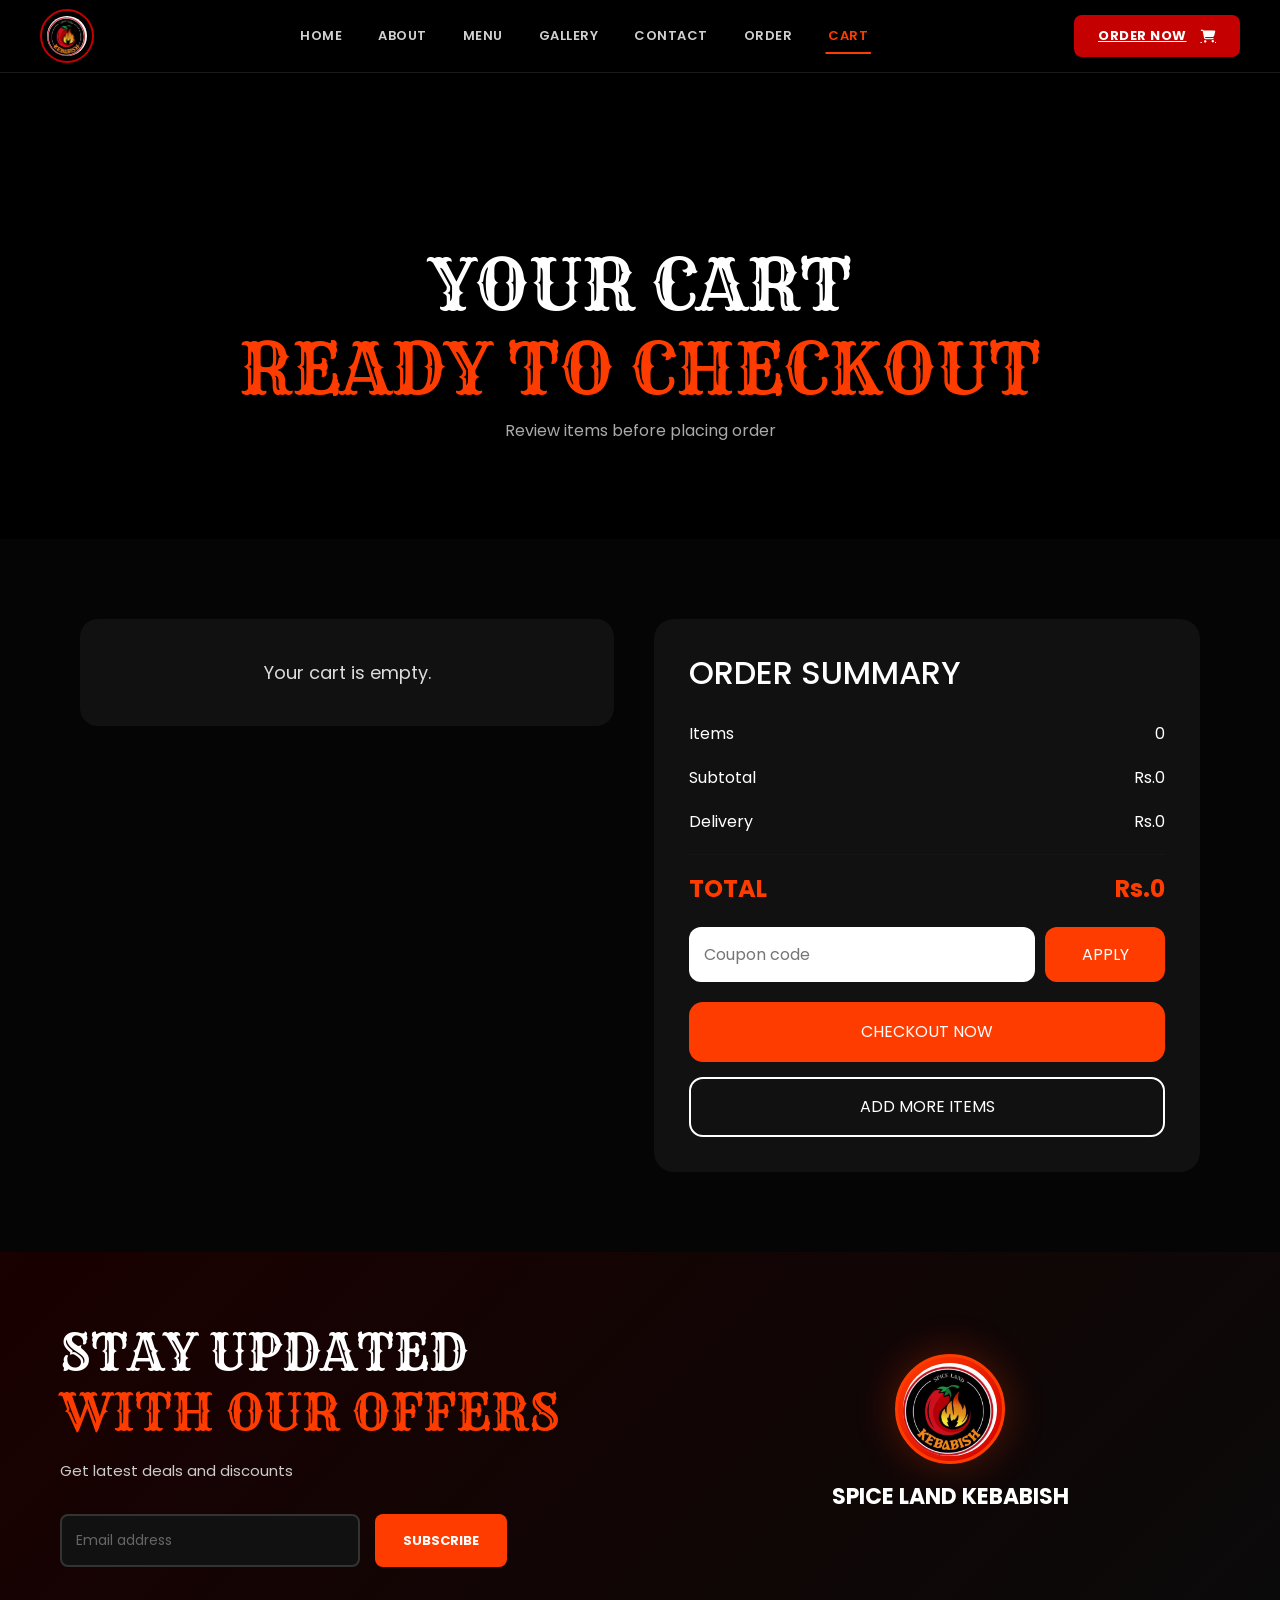
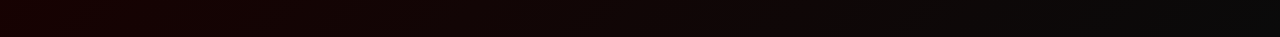
<file: cart.html>
<!DOCTYPE html>
<html lang="en">

<head>

    <meta charset="UTF-8">

    <meta name="viewport" content="width=device-width,initial-scale=1">

    <title>Cart | Spice Land Kebabish</title>

    <link rel="stylesheet" href="bootstrap/css/bootstrap.min.css">

    <link rel="stylesheet" href="https://cdnjs.cloudflare.com/ajax/libs/font-awesome/6.5.1/css/all.min.css">

    <link rel="preconnect" href="https://fonts.googleapis.com">

    <link rel="preconnect" href="https://fonts.gstatic.com" crossorigin>

    <link href="https://fonts.googleapis.com/css2?family=Rye&family=Poppins:wght@300;400;600;700&display=swap"
        rel="stylesheet">

    <link rel="stylesheet" href="css/style.css">

</head>

<body>

    <!-- HEADER -->

    <nav class="navbar-fixed" id="mainNavbar">

        <div class="navbar-inner">

            <a class="navbar-brand logo" href="index.html">

                <img src="images/logo.jpeg">

            </a>

            <ul class="navbar-menu-desktop">

                <li><a class="nav-link" href="index.html">HOME</a></li>

                <li><a class="nav-link" href="about.html">ABOUT</a></li>

                <li><a class="nav-link" href="menu.html">MENU</a></li>

                <li><a class="nav-link" href="gallery.html">GALLERY</a></li>

                <li><a class="nav-link" href="contact.html">CONTACT</a></li>

                <li><a class="nav-link" href="order.html">ORDER</a></li>

                <li><a class="nav-link active" href="cart.html">

                        CART

                    </a></li>

            </ul>

            <a class="order-btn order-btn-desktop" href="order.html">

                ORDER NOW

                <i class="fa-solid fa-cart-shopping ms-2"></i>

            </a>

            <!-- HAMBURGER (mobile only) -->
            <button class="hamburger-toggle" id="hamburgerToggle" aria-label="Open menu">
                <span></span>
                <span></span>
                <span></span>
            </button>

        </div>

    </nav>

    <!-- MOBILE FULLSCREEN OVERLAY MENU -->
    <div class="mobile-menu-overlay" id="mobileMenu">
        <button class="mobile-menu-close" aria-label="Close menu">
            <i class="fa-solid fa-xmark"></i>
        </button>
        <div class="mobile-menu-logo">
            <img src="images/logo.jpeg" alt="Spice Land Logo">
        </div>
        <ul class="mobile-menu-list">
            <li><a class="mobile-menu-link" href="index.html">HOME</a></li>
            <li><a class="mobile-menu-link" href="about.html">ABOUT</a></li>
            <li><a class="mobile-menu-link" href="menu.html">MENU</a></li>
            <li><a class="mobile-menu-link" href="gallery.html">GALLERY</a></li>
            <li><a class="mobile-menu-link" href="contact.html">CONTACT</a></li>
        </ul>
        <a class="mobile-order-btn" href="order.html">
            ORDER NOW <i class="fa-solid fa-shopping-basket ms-2"></i>
        </a>
        <div class="mobile-social-links">
            <a href="#"><i class="fa-brands fa-facebook"></i></a>
            <a href="#"><i class="fa-brands fa-instagram"></i></a>
            <a href="#"><i class="fa-brands fa-whatsapp"></i></a>
        </div>
    </div>

    <!-- HERO -->

    <section class="cart-hero">

        <h1>

            YOUR CART

            <span>

                READY TO CHECKOUT

            </span>

        </h1>

        <p>

            Review items before placing order

        </p>

    </section>

    <!-- CART -->

    <section class="cart-section">

        <div class="cart-left">

            <!-- ITEM -->

            <div class="cart-card" data-id="reshmi-kebab" data-price="660">

                <img src="images/RESHMI KEBAB.jpeg">

                <div class="cart-details">

                    <h3>

                        RESHMI KEBAB

                    </h3>

                    <p>

                        Premium BBQ

                    </p>

                    <div class="qty-control">

                        <button class="cart-decrease">-</button>

                        <span class="cart-qty">1</span>

                        <button class="cart-increase">+</button>

                    </div>

                </div>

                <div class="cart-price">

                    Rs.660

                </div>

            </div>

            <!-- ITEM -->

            <div class="cart-card" data-id="chicken-tikka" data-price="600">

                <img src="images/CHICKEN TIKKA.jpeg">

                <div class="cart-details">

                    <h3>

                        CHICKEN TIKKA

                    </h3>

                    <p>

                        Fresh grilled

                    </p>

                    <div class="qty-control">

                        <button class="cart-decrease">-</button>

                        <span class="cart-qty">2</span>

                        <button class="cart-increase">+</button>

                    </div>

                </div>

                <div class="cart-price">

                    Rs.1200

                </div>

            </div>

            <!-- ITEM -->

            <div class="cart-card" data-id="zinger-burger" data-price="550">

                <img src="images/ZINGER BURGER.jpeg">

                <div class="cart-details">

                    <h3>

                        ZINGER BURGER

                    </h3>

                    <p>

                        Spicy burger

                    </p>

                    <div class="qty-control">

                        <button class="cart-decrease">-</button>

                        <span class="cart-qty">1</span>

                        <button class="cart-increase">+</button>

                    </div>

                </div>

                <div class="cart-price">

                    Rs.550

                </div>

            </div>

        </div>

        <!-- SUMMARY -->

        <div class="cart-right">

            <h2>

                ORDER SUMMARY

            </h2>

            <div class="summary-line">

                <span>

                    Items

                </span>

                <span id="cartItemCount">

                    4

                </span>

            </div>

            <div class="summary-line">

                <span>

                    Subtotal

                </span>

                <span id="cartSubtotal">

                    Rs.2410

                </span>

            </div>

            <div class="summary-line">

                <span>

                    Delivery

                </span>

                <span id="cartDelivery">

                    Rs.150

                </span>

            </div>

            <hr>

            <div class="summary-line total-line">

                <span>

                    TOTAL

                </span>

                <span id="cartTotal">

                    Rs.2560

                </span>

            </div>

            <div class="coupon-box">

                <input type="text" placeholder="Coupon code">

                <button>

                    APPLY

                </button>

            </div>

            <a class="checkout-btn" href="checkout.html">

                CHECKOUT NOW

            </a>

            <a class="back-order" href="order.html">

                ADD MORE ITEMS

            </a>

        </div>

    </section>

    <!-- FOOTER -->

    <section class="newsletter-final-section">

        <div class="newsletter-wrapper">

            <div class="newsletter-text">

                <h2>

                    STAY UPDATED

                    <span>

                        WITH OUR OFFERS

                    </span>

                </h2>

                <p>

                    Get latest deals and discounts

                </p>

                <div class="newsletter-form-group">

                    <input type="email" placeholder="Email address" class="newsletter-email-input">

                    <button class="btn-subscribe-final">

                        SUBSCRIBE

                    </button>

                </div>

            </div>

            <div class="newsletter-logo-section">

                <div class="spice-land-logo">

                    <img src="images/logo.jpeg">

                </div>

                <h3>

                    SPICE LAND

                    KEBABISH

                </h3>

            </div>

        </div>

    </section>

    <script src="js/script.js"></script>

</body>

</html>
</file>
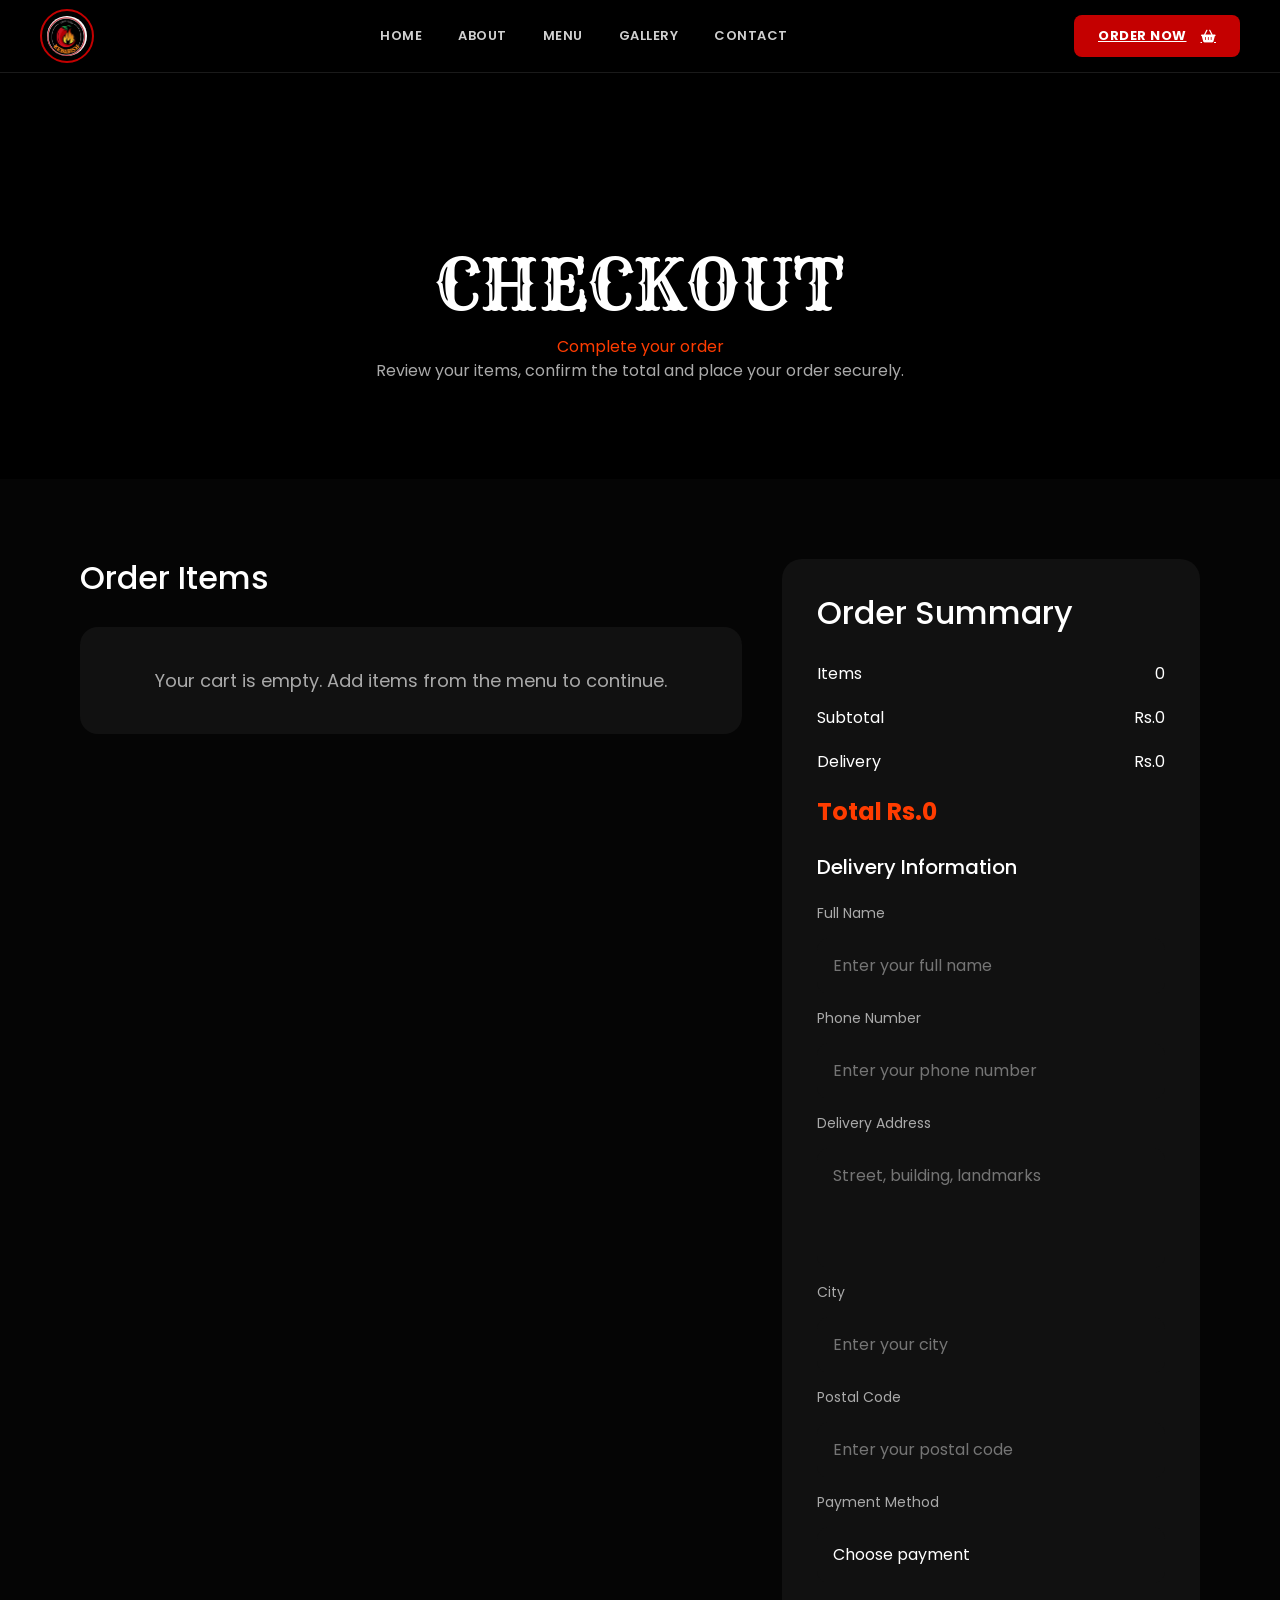
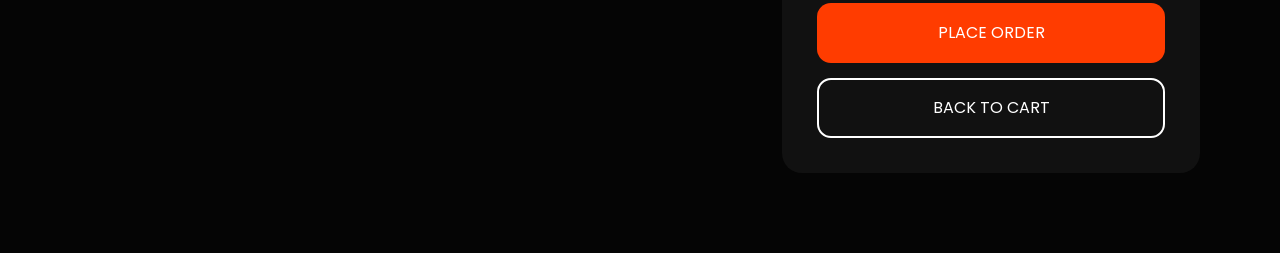
<file: checkout.html>
<!DOCTYPE html>
<html lang="en">

<head>
    <meta charset="UTF-8">
    <meta name="viewport" content="width=device-width, initial-scale=1">
    <title>Checkout | Spice Land Kebabish</title>
    <link rel="stylesheet" href="bootstrap/css/bootstrap.min.css">
    <link rel="stylesheet" href="https://cdnjs.cloudflare.com/ajax/libs/font-awesome/6.5.1/css/all.min.css">
    <link rel="preconnect" href="https://fonts.googleapis.com">
    <link rel="preconnect" href="https://fonts.gstatic.com" crossorigin>
    <link href="https://fonts.googleapis.com/css2?family=Rye&family=Poppins:wght@300;400;600;700&display=swap" rel="stylesheet">
    <link rel="stylesheet" href="css/style.css">
</head>

<body>
    <nav class="navbar-fixed" id="mainNavbar">
        <div class="navbar-inner">
            <a class="navbar-brand logo" href="index.html">
                <img src="images/logo.jpeg" alt="Spice Land Logo">
            </a>

            <ul class="navbar-menu-desktop">
                <li><a class="nav-link" href="index.html">HOME</a></li>
                <li><a class="nav-link" href="about.html">ABOUT</a></li>
                <li><a class="nav-link" href="menu.html">MENU</a></li>
                <li><a class="nav-link" href="gallery.html">GALLERY</a></li>
                <li><a class="nav-link" href="contact.html">CONTACT</a></li>
            </ul>

            <a class="order-btn order-btn-desktop" href="order.html">
                ORDER NOW <i class="fa-solid fa-shopping-basket ms-2"></i>
            </a>

            <button class="hamburger-toggle" id="hamburgerToggle">
                <span></span>
                <span></span>
                <span></span>
            </button>
        </div>
    </nav>

    <div class="mobile-menu-overlay" id="mobileMenu">
        <button class="mobile-menu-close">
            <i class="fa-solid fa-xmark"></i>
        </button>

        <div class="mobile-menu-logo">
            <img src="images/logo.jpeg" alt="Spice Land Logo">
        </div>

        <ul class="mobile-menu-list">
            <li><a class="mobile-menu-link" href="index.html">HOME</a></li>
            <li><a class="mobile-menu-link" href="about.html">ABOUT</a></li>
            <li><a class="mobile-menu-link" href="menu.html">MENU</a></li>
            <li><a class="mobile-menu-link" href="gallery.html">GALLERY</a></li>
            <li><a class="mobile-menu-link" href="contact.html">CONTACT</a></li>
        </ul>

        <a class="mobile-order-btn" href="order.html">
            ORDER NOW <i class="fa-solid fa-shopping-basket ms-2"></i>
        </a>

        <div class="mobile-social-links">
            <a href="#"><i class="fa-brands fa-facebook"></i></a>
            <a href="#"><i class="fa-brands fa-instagram"></i></a>
            <a href="#"><i class="fa-brands fa-whatsapp"></i></a>
        </div>
    </div>

    <section class="cart-hero">
        <h1>CHECKOUT</h1>
        <span>Complete your order</span>
        <p>Review your items, confirm the total and place your order securely.</p>
    </section>

    <section class="cart-section checkout-section">
        <div class="checkout-left">
            <div class="order-hero-content" style="padding:0 0 20px;">
                <h2 style="color:white; margin-bottom:10px;">Order Items</h2>
            </div>
            <div id="checkoutItems"></div>
            <div id="checkoutEmptyMessage" class="empty-cart" style="display:none; color:#aaa; text-align:center;">
                <p>Your cart is empty. Add items from the menu to continue.</p>
            </div>
        </div>

        <div class="cart-right">
            <h2>Order Summary</h2>
            <div class="summary-line">
                <span>Items</span>
                <span id="checkoutItemCount">0</span>
            </div>
            <div class="summary-line">
                <span>Subtotal</span>
                <span id="checkoutSubtotal">Rs.0</span>
            </div>
            <div class="summary-line">
                <span>Delivery</span>
                <span id="checkoutDelivery">Rs.0</span>
            </div>
            <div class="total-line">
                <span>Total</span>
                <span id="checkoutTotal">Rs.0</span>
            </div>

            <div class="checkout-form">
                <h3>Delivery Information</h3>
                <label for="checkoutName">Full Name</label>
                <input id="checkoutName" type="text" placeholder="Enter your full name">

                <label for="checkoutPhone">Phone Number</label>
                <input id="checkoutPhone" type="tel" placeholder="Enter your phone number">

                <label for="checkoutAddress">Delivery Address</label>
                <textarea id="checkoutAddress" placeholder="Street, building, landmarks"></textarea>

                <label for="checkoutCity">City</label>
                <input id="checkoutCity" type="text" placeholder="Enter your city">

                <label for="checkoutPostal">Postal Code</label>
                <input id="checkoutPostal" type="text" placeholder="Enter your postal code">

                <label for="checkoutPayment">Payment Method</label>
                <select id="checkoutPayment">
                    <option value="">Choose payment</option>
                    <option value="cash">Cash on delivery</option>
                    <option value="card">Card</option>
                </select>
            </div>

            <button id="placeOrderBtn" class="checkout-btn">PLACE ORDER</button>
            <a class="back-order" href="cart.html">BACK TO CART</a>
        </div>
    </section>

    <script src="js/script.js"></script>
</body>

</html>
</file>
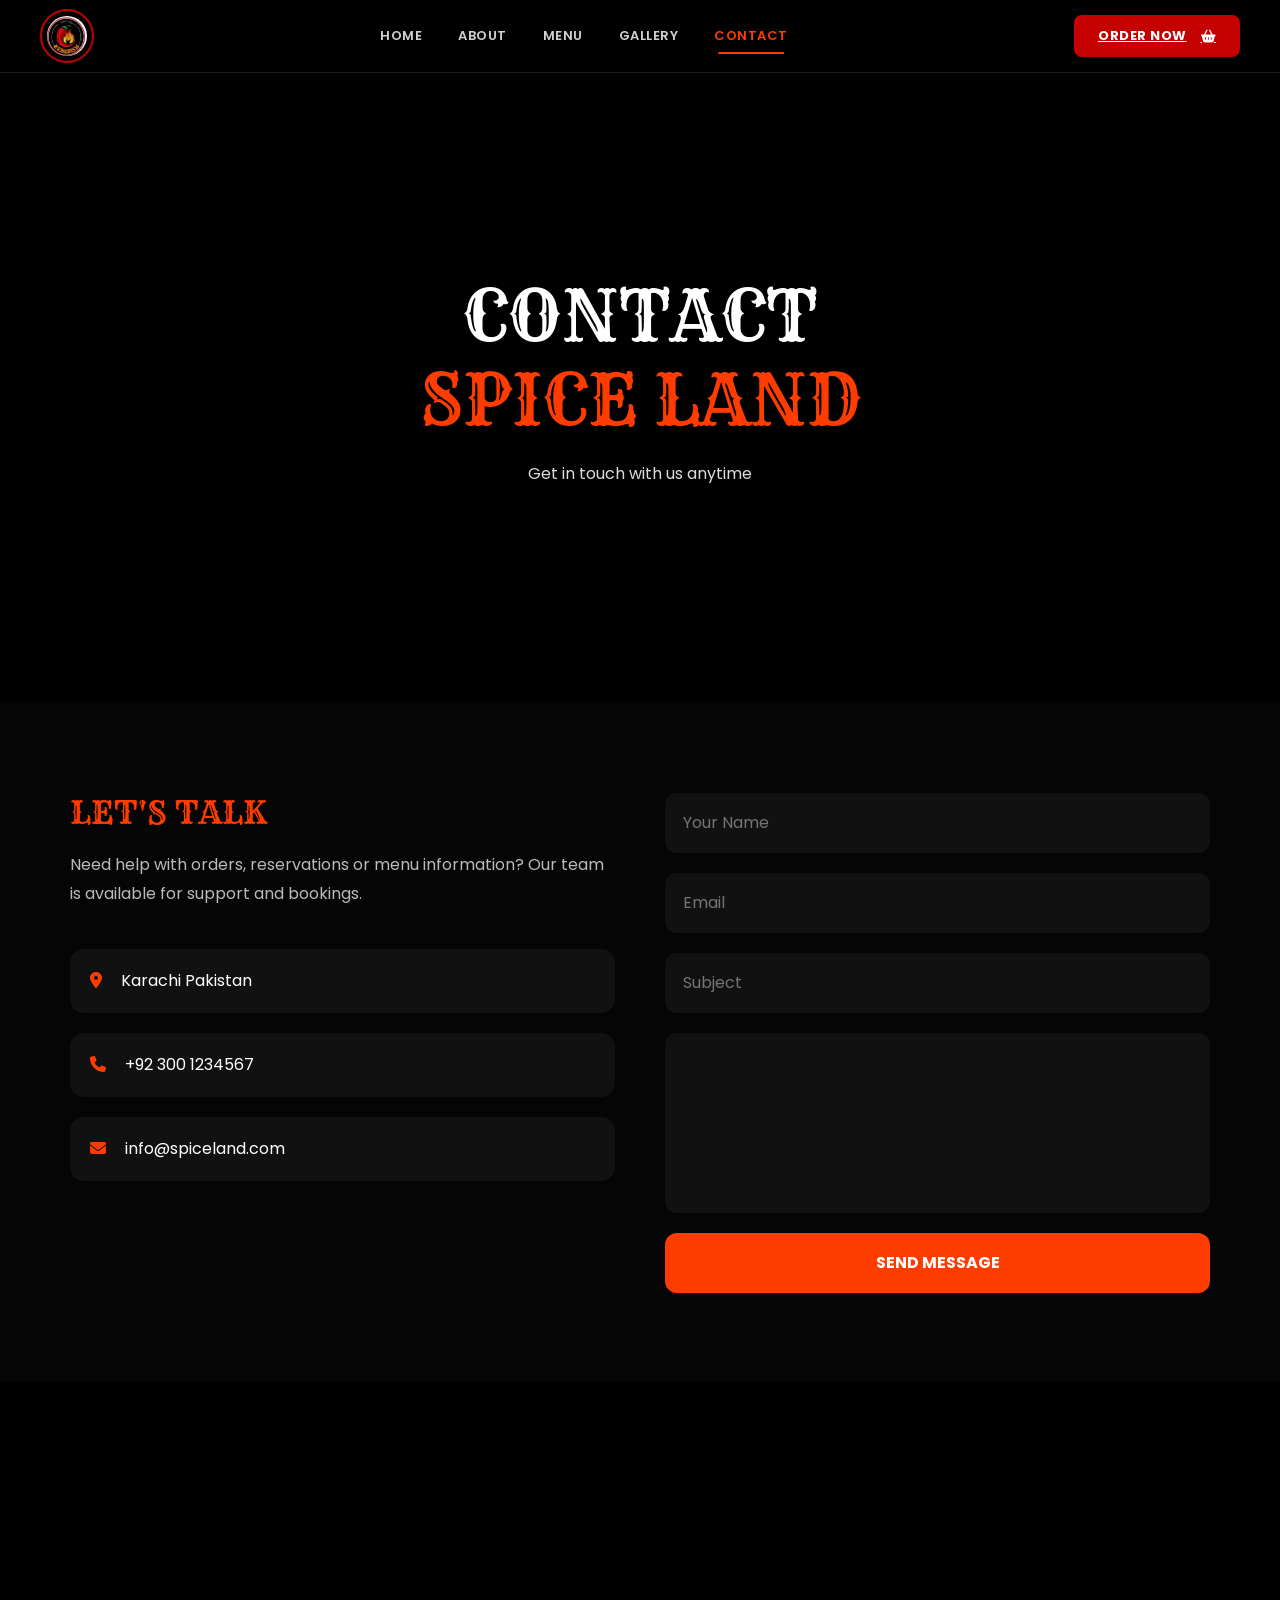
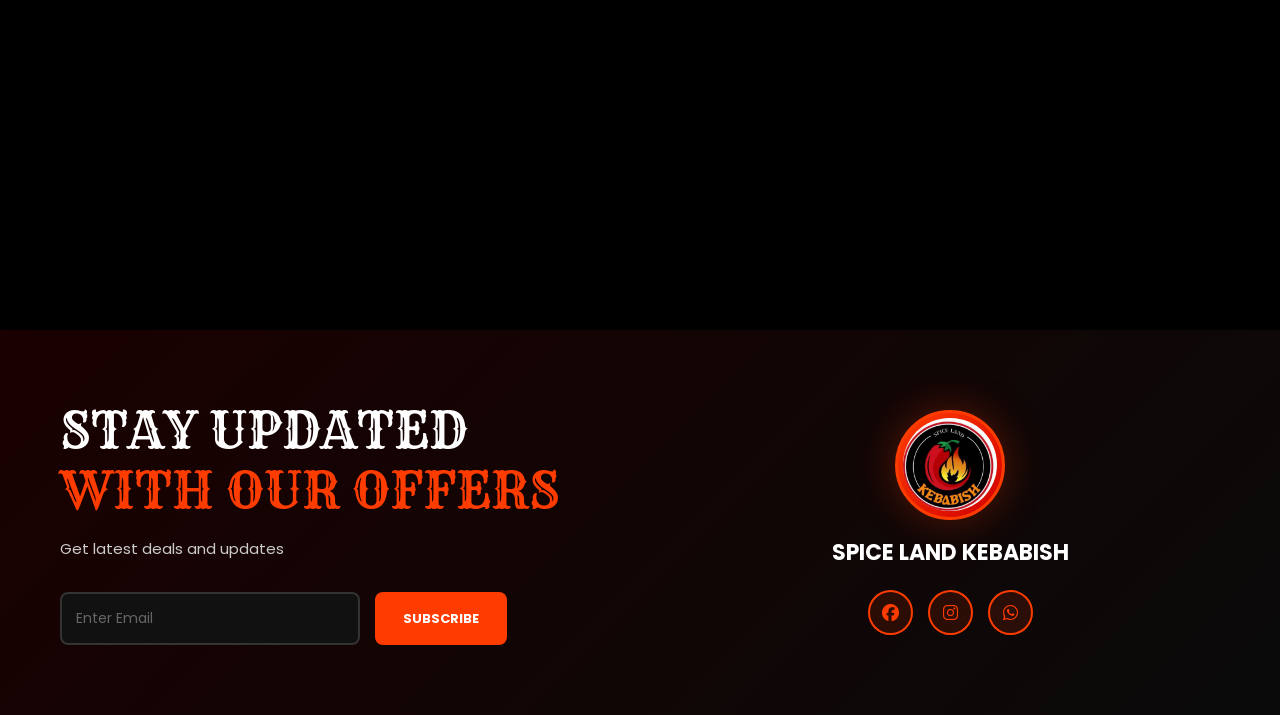
<file: contact.html>
﻿<!DOCTYPE html>
<html lang="en">

<head>
  <meta charset="UTF-8">
  <meta name="viewport" content="width=device-width,initial-scale=1">

  <title>Contact | Spice Land Kebabish</title>

  <link rel="stylesheet" href="bootstrap/css/bootstrap.min.css">

  <link rel="stylesheet" href="https://cdnjs.cloudflare.com/ajax/libs/font-awesome/6.5.1/css/all.min.css">

  <link rel="preconnect" href="https://fonts.googleapis.com">

  <link rel="preconnect" href="https://fonts.gstatic.com" crossorigin>

  <link href="https://fonts.googleapis.com/css2?family=Rye&family=Poppins:wght@300;400;600;700&display=swap"
    rel="stylesheet">

  <link rel="stylesheet" href="css/style.css">

</head>

<body>

  <!-- HEADER -->

  <nav class="navbar-fixed" id="mainNavbar">

    <div class="navbar-inner">

      <a class="navbar-brand logo" href="index.html">

        <img src="images/logo.jpeg">

      </a>

      <ul class="navbar-menu-desktop">

        <li><a class="nav-link" href="index.html">HOME</a></li>

        <li><a class="nav-link" href="about.html">ABOUT</a></li>

        <li><a class="nav-link" href="menu.html">MENU</a></li>

        <li><a class="nav-link" href="gallery.html">GALLERY</a></li>

        <li><a class="nav-link active" href="contact.html">CONTACT</a></li>

      </ul>

<a class="order-btn order-btn-desktop" href="order.html">

ORDER NOW

<i class="fa-solid fa-shopping-basket ms-2"></i>

</a>

      <!-- HAMBURGER (mobile only) -->
      <button class="hamburger-toggle" id="hamburgerToggle" aria-label="Open menu">
        <span></span>
        <span></span>
        <span></span>
      </button>

    </div>

  </nav>

  <!-- MOBILE MENU -->

  <div class="mobile-menu-overlay" id="mobileMenu">

    <button class="mobile-menu-close">

      <i class="fa-solid fa-xmark"></i>

    </button>

    <div class="mobile-menu-logo">

      <img src="images/logo.jpeg">

    </div>

    <ul class="mobile-menu-list">

      <li><a class="mobile-menu-link" href="index.html">HOME</a></li>

      <li><a class="mobile-menu-link" href="about.html">ABOUT</a></li>

      <li><a class="mobile-menu-link" href="menu.html">MENU</a></li>

      <li><a class="mobile-menu-link" href="gallery.html">GALLERY</a></li>

      <li><a class="mobile-menu-link" href="contact.html">CONTACT</a></li>

    </ul>

    <a class="mobile-order-btn" href="order.html">

      ORDER NOW <i class="fa-solid fa-shopping-basket ms-2"></i>

    </a>

    <div class="mobile-social-links">

      <a href="#"><i class="fa-brands fa-facebook"></i></a>

      <a href="#"><i class="fa-brands fa-instagram"></i></a>

      <a href="#"><i class="fa-brands fa-whatsapp"></i></a>

    </div>

  </div>

  <!-- HERO -->

  <section class="contact-hero">

    <div class="contact-overlay"></div>

    <div class="contact-content">

      <h1>

        CONTACT

        <span>

          SPICE LAND

        </span>

      </h1>

      <p>

        Get in touch with us anytime

      </p>

    </div>

  </section>

  <!-- CONTACT SECTION -->

  <section class="contact-main">

    <div class="contact-left">

      <h2>

        LET'S TALK

      </h2>

      <p>

        Need help with orders, reservations or menu information?

        Our team is available for support and bookings.

      </p>

      <div class="contact-info">

        <div>

          <i class="fa-solid fa-location-dot"></i>

          <span>

            Karachi Pakistan

          </span>

        </div>

        <div>

          <i class="fa-solid fa-phone"></i>

          <span>

            +92 300 1234567

          </span>

        </div>

        <div>

          <i class="fa-solid fa-envelope"></i>

          <span>

            info@spiceland.com

          </span>

        </div>

      </div>

    </div>

    <div class="contact-right">

      <form>

        <input type="text" placeholder="Your Name">

        <input type="email" placeholder="Email">

        <input type="text" placeholder="Subject">

        <textarea placeholder="Message">

</textarea>

        <button>

          SEND MESSAGE

        </button>

      </form>

    </div>

  </section>

  <!-- MAP -->

 <!-- MAP -->

<section class="map-section">

<iframe
src="https://maps.google.com/maps?q=karachi%20pakistan&t=&z=13&ie=UTF8&iwloc=&output=embed"

width="100%"

height="450"

style="
border:0;
border-radius:20px;
"

allowfullscreen

loading="lazy">

</iframe>

</section>

  <!-- FOOTER -->

  <section class="newsletter-final-section">

    <div class="newsletter-wrapper">

      <div class="newsletter-text">

        <h2>

          STAY UPDATED

          <span>

            WITH OUR OFFERS

          </span>

        </h2>

        <p>

          Get latest deals and updates

        </p>

        <div class="newsletter-form-group">

          <input type="email" placeholder="Enter Email" class="newsletter-email-input">

          <button class="btn-subscribe-final">

            SUBSCRIBE

          </button>

        </div>

      </div>

      <div class="newsletter-logo-section">

        <div class="spice-land-logo">

          <img src="images/logo.jpeg">

        </div>

        <h3>

          SPICE LAND

          KEBABISH

        </h3>

        <div class="social-footer">

          <a href="#">
            <i class="fa-brands fa-facebook"></i>
          </a>

          <a href="#">
            <i class="fa-brands fa-instagram"></i>
          </a>

          <a href="#">
            <i class="fa-brands fa-whatsapp"></i>
          </a>

        </div>

      </div>

    </div>

  </section>

  <script src="bootstrap/js/bootstrap.bundle.min.js"></script>

  <script src="js/script.js"></script>

</body>

</html>
</file>
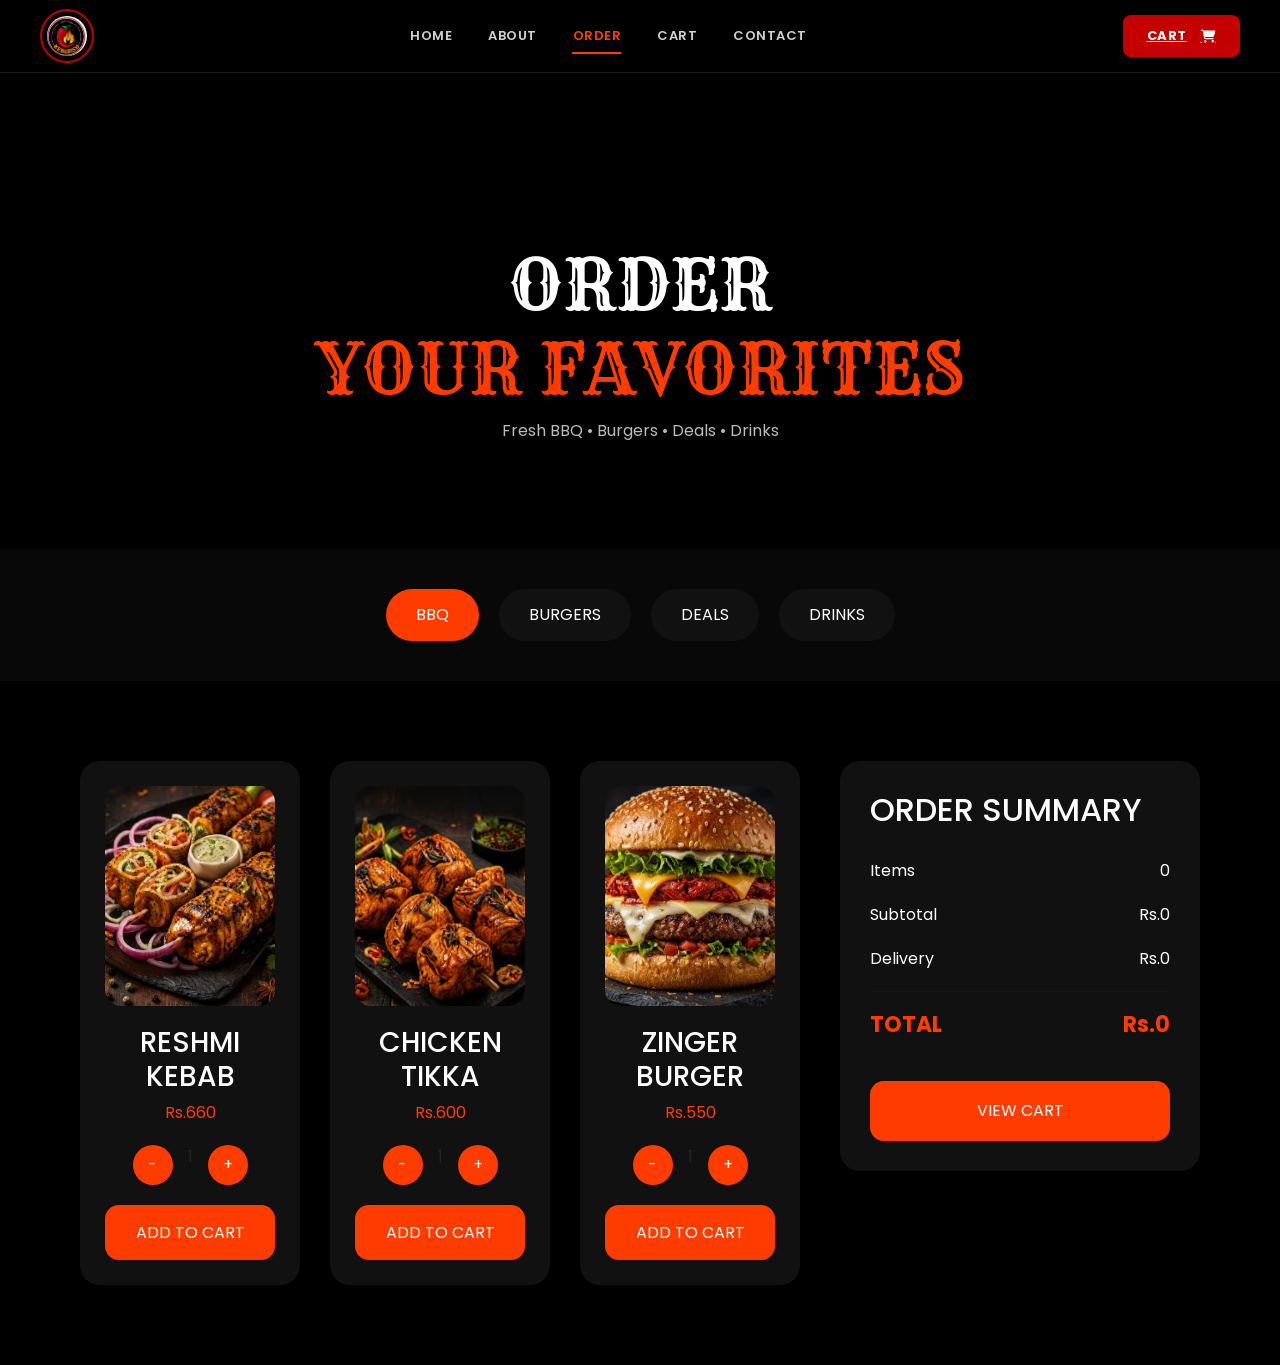
<file: order.html>
<!DOCTYPE html>
<html lang="en">

<head>

<meta charset="UTF-8">

<meta name="viewport"
content="width=device-width,initial-scale=1">

<title>Order | Spice Land Kebabish</title>

<link rel="stylesheet"
href="bootstrap/css/bootstrap.min.css">

<link rel="stylesheet"
href="https://cdnjs.cloudflare.com/ajax/libs/font-awesome/6.5.1/css/all.min.css">

<link rel="preconnect"
href="https://fonts.googleapis.com">

<link rel="preconnect"
href="https://fonts.gstatic.com"
crossorigin>

<link href="https://fonts.googleapis.com/css2?family=Rye&family=Poppins:wght@300;400;600;700&display=swap"
rel="stylesheet">

<link rel="stylesheet"
href="css/style.css">

</head>

<body>

<!-- HEADER -->

<nav class="navbar-fixed" id="mainNavbar">

<div class="navbar-inner">

<a class="navbar-brand logo"
href="index.html">

<img src="images/logo.jpeg">

</a>

<ul class="navbar-menu-desktop">

<li><a class="nav-link" href="index.html">HOME</a></li>

<li><a class="nav-link" href="about.html">ABOUT</a></li>

<li><a class="nav-link active" href="order.html">ORDER</a></li>

<li><a class="nav-link" href="cart.html">CART</a></li>

<li><a class="nav-link" href="contact.html">CONTACT</a></li>

</ul>

<a class="order-btn order-btn-desktop" href="cart.html">

CART

<i class="fa-solid fa-cart-shopping ms-2"></i>

</a>

			<!-- HAMBURGER (mobile only) -->
			<button class="hamburger-toggle" id="hamburgerToggle" aria-label="Open menu">
				<span></span>
				<span></span>
				<span></span>
			</button>

</div>

</nav>

<!-- MOBILE FULLSCREEN OVERLAY MENU -->
<div class="mobile-menu-overlay" id="mobileMenu">
	<button class="mobile-menu-close" aria-label="Close menu">
		<i class="fa-solid fa-xmark"></i>
	</button>
	<div class="mobile-menu-logo">
		<img src="images/logo.jpeg" alt="Spice Land Logo">
	</div>
		<ul class="mobile-menu-list">
		<li><a class="mobile-menu-link" href="index.html">HOME</a></li>
		<li><a class="mobile-menu-link" href="about.html">ABOUT</a></li>
		<li><a class="mobile-menu-link" href="menu.html">MENU</a></li>
		<li><a class="mobile-menu-link" href="gallery.html">GALLERY</a></li>
		<li><a class="mobile-menu-link" href="contact.html">CONTACT</a></li>
	</ul>
	<a class="mobile-order-btn" href="order.html">ORDER NOW <i class="fa-solid fa-shopping-basket ms-2"></i></a>
	<div class="mobile-social-links">
		<a href="#"><i class="fa-brands fa-facebook"></i></a>
		<a href="#"><i class="fa-brands fa-instagram"></i></a>
		<a href="#"><i class="fa-brands fa-whatsapp"></i></a>
	</div>
</div>

<!-- HERO -->

<section class="order-hero">

<h1>

ORDER

<span>

YOUR FAVORITES

</span>

</h1>

<p>

Fresh BBQ • Burgers • Deals • Drinks

</p>

</section>

<!-- CATEGORY -->

<section class="category-section">

<button class="category-btn active">

BBQ

</button>

<button class="category-btn">

BURGERS

</button>

<button class="category-btn">

DEALS

</button>

<button class="category-btn">

DRINKS

</button>

</section>

<!-- CONTENT -->

<section class="order-wrapper">

<div class="food-grid">

<!-- CARD -->

<div class="food-card" data-id="reshmi-kebab" data-name="RESHMI KEBAB" data-price="660" data-image="images/RESHMI KEBAB.jpeg">

<img src="images/RESHMI KEBAB.jpeg">

<h3>

RESHMI KEBAB

</h3>

<p>

Rs.660

</p>

<div class="qty-box">

<button class="qty-decrease">

-

</button>

<span class="qty-value">

1

</span>

<button class="qty-increase">

+

</button>

</div>

<button class="add-cart-btn">

ADD TO CART

</button>

</div>

<!-- CARD -->

<div class="food-card" data-id="chicken-tikka" data-name="CHICKEN TIKKA" data-price="600" data-image="images/CHICKEN TIKKA.jpeg">

<img src="images/CHICKEN TIKKA.jpeg">

<h3>

CHICKEN TIKKA

</h3>

<p>

Rs.600

</p>

<div class="qty-box">

<button class="qty-decrease">

-

</button>

<span class="qty-value">

1

</span>

<button class="qty-increase">

+

</button>

</div>

<button class="add-cart-btn">

ADD TO CART

</button>

</div>

<!-- CARD -->

<div class="food-card" data-id="zinger-burger" data-name="ZINGER BURGER" data-price="550" data-image="images/ZINGER BURGER.jpeg">

<img src="images/ZINGER BURGER.jpeg">

<h3>

ZINGER BURGER

</h3>

<p>

Rs.550

</p>

<div class="qty-box">

<button class="qty-decrease">

-

</button>

<span class="qty-value">

1

</span>

<button class="qty-increase">

+

</button>

</div>

<button class="add-cart-btn">

ADD TO CART

</button>

</div>

</div>

<!-- SIDEBAR -->

<div class="cart-side">

<h2>

ORDER SUMMARY

</h2>

<div class="summary-row">

<span>

Items

</span>

<span id="orderSummaryItems">

3

</span>

</div>

<div class="summary-row">

<span>

Subtotal

</span>

<span id="orderSummarySubtotal">

Rs.1810

</span>

</div>

<div class="summary-row">

<span>

Delivery

</span>

<span id="orderSummaryDelivery">

Rs.150

</span>

</div>

<hr>

<div class="summary-row total">

<span>

TOTAL

</span>

<span id="orderSummaryTotal">

Rs.1960

</span>

</div>

<a class="checkout-btn" href="cart.html">

VIEW CART

</a>

</div>

</section>

<script src="js/script.js"></script>

</body>

</html>
</file>
<file: css/style.css>
﻿/* ===== RESET ===== */
*, *::before, *::after {
    margin: 0;
    padding: 0;
    box-sizing: border-box;
}

html {
    scroll-behavior: smooth;
}

body {
    background: #000;
    font-family: 'Poppins', sans-serif;
    overflow-x: hidden;
}

/* --- MOBILE / TOUCH INTERACTION FIXES --- */
/* Improve tap handling, avoid hidden overlays blocking touches, and ensure inputs stay focusable */
html, body {
	/* allow browser gestures and faster tap response */
	touch-action: manipulation;
	-webkit-tap-highlight-color: rgba(0,0,0,0);
	-webkit-text-size-adjust: 100%;
}

/* Make sure form controls and interactive elements receive pointer events and allow selection/caret */
a, button, input, select, textarea {
	touch-action: auto;               /* allow expected gestures on controls */
	-webkit-tap-highlight-color: rgba(0,0,0,0);
	-webkit-user-select: text;
	user-select: text;
}

/* Hidden overlays should not block pointer events; re-enable when opened */
.mobile-menu-overlay {
	display: none;
	position: fixed;
	top: 0;
	left: 0;
	width: 100%;
	height: 100%;
	background: #0d0000;
	z-index: 2000;
	flex-direction: column;
	align-items: center;
	justify-content: center;
	gap: 0;
	padding: 40px 20px;
	animation: menuFadeIn 0.3s ease;
	overflow-y: auto;
	pointer-events: none;             /* ignore touches while closed */
	-webkit-overflow-scrolling: touch;
}

.mobile-menu-overlay.open {
	display: flex;
	pointer-events: auto;             /* allow touches when visible */
}

@keyframes menuFadeIn {
	from { opacity: 0; }
	to   { opacity: 1; }
}

.mobile-menu-close {
	position: absolute;
	top: 18px;
	right: 20px;
	background: #ff3c00;
	border: none;
	color: white;
	width: 44px;
	height: 44px;
	border-radius: 50%;
	font-size: 20px;
	display: flex;
	align-items: center;
	justify-content: center;
	cursor: pointer;
	transition: all 0.3s ease;
}

.mobile-menu-close:hover { background: #d10000; transform: scale(1.1); }

.mobile-menu-logo {
	margin-bottom: 30px;
}

.mobile-menu-logo img {
	width: 90px;
	height: 90px;
	border-radius: 50%;
	border: 3px solid #ff3c00;
	object-fit: cover;
}

.mobile-menu-list {
	list-style: none;
	padding: 0;
	margin: 0 0 30px;
	width: 100%;
	text-align: center;
}

.mobile-menu-list li {
	border-bottom: 1px solid rgba(255, 60, 0, 0.2);
}

.mobile-menu-list li:first-child { border-top: 1px solid rgba(255, 60, 0, 0.2); }

.mobile-menu-link {
	display: block;
	color: white;
	font-size: 20px;
	font-weight: 700;
	letter-spacing: 2px;
	padding: 18px 20px;
	text-decoration: none;
	cursor: pointer;
	transition: all 0.3s ease;
}

.mobile-menu-link:hover { color: #ff3c00; background: rgba(255, 60, 0, 0.08); }

.mobile-order-btn {
	background: #ff3c00;
	border: none;
	color: white;
	font-size: 16px;
	font-weight: 700;
	letter-spacing: 1px;
	padding: 16px 50px;
	border-radius: 10px;
	cursor: pointer;
	margin-bottom: 30px;
	transition: all 0.3s ease;
	width: 90%;
	max-width: 320px;
}

.mobile-order-btn:hover { background: #d10000; transform: translateY(-2px); }

.mobile-social-links {
	display: flex;
	gap: 16px;
}

.mobile-social-links a {
	width: 44px;
	height: 44px;
	border: 2px solid #ff3c00;
	border-radius: 50%;
	display: flex;
	align-items: center;
	justify-content: center;
	color: #ff3c00;
	font-size: 18px;
	transition: all 0.3s ease;
	text-decoration: none;
}

.mobile-social-links a:hover { background: #ff3c00; color: white; }

/* ===== NAVBAR — Pepe's style ===== */
.navbar-fixed {
    background: #000;
    border-bottom: 1px solid #1a1a1a;
    position: sticky;
    top: 0;
    z-index: 1000;
    animation: slideDown 0.6s ease;
}

/* Navbar scrolled shadow */
.navbar-fixed.scrolled {
    box-shadow: 0 4px 20px rgba(255, 60, 0, 0.15);
    border-bottom-color: #2a0000;
}

.navbar-inner {
    display: grid;
    grid-template-columns: auto 1fr auto;
    align-items: center;
    padding: 0 40px;
    height: 72px;
    width: 100%;
    gap: 20px;
}

@keyframes slideDown {
    from { opacity: 0; transform: translateY(-30px); }
    to   { opacity: 1; transform: translateY(0); }
}

/* LOGO */
.logo {
    display: flex;
    align-items: center;
    text-decoration: none;
}

.logo img {
    width: 54px;
    height: 54px;
    border-radius: 50%;
    border: 2px solid #c40000;
    padding: 5px;
    object-fit: cover;
    transition: all 0.4s ease;
    display: block;
}

.logo img:hover {
    transform: scale(1.08) rotate(10deg);
    box-shadow: 0 0 20px rgba(255, 60, 0, 0.5);
    border-color: #ff3c00;
}

/* DESKTOP NAV LINKS — centered */
.navbar-menu-desktop {
    display: flex;
    list-style: none;
    gap: 0;
    margin: 0;
    padding: 0;
    justify-content: center;
    align-items: center;
}

.navbar-menu-desktop li {
    position: relative;
}

.nav-link {
    color: #d0d0d0;
    padding: 8px 18px;
    font-size: 13px;
    font-weight: 600;
    letter-spacing: 0.5px;
    cursor: pointer;
    transition: color 0.25s ease;
    position: relative;
    text-decoration: none;
    display: block;
    white-space: nowrap;
}

.nav-link::after {
    content: '';
    position: absolute;
    width: 0;
    height: 2px;
    bottom: 0;
    left: 50%;
    background: #ff3c00;
    transition: all 0.3s ease;
    transform: translateX(-50%);
    border-radius: 2px;
}

.nav-link:hover {
    color: #fff;
}

.nav-link:hover::after,
.nav-link.active::after {
    width: 60%;
}

.nav-link.active {
    color: #ff3c00;
}

/* ORDER BUTTON — desktop right */
.order-btn-desktop {
    background: #c40000;
    border: none;
    padding: 11px 24px;
    border-radius: 8px;
    color: white;
    font-weight: 700;
    font-size: 13px;
    letter-spacing: 0.5px;
    cursor: pointer;
    transition: all 0.3s ease;
    white-space: nowrap;
    display: flex;
    align-items: center;
    gap: 6px;
    justify-self: end;
}

.order-btn-desktop:hover {
    background: #ff3c00;
    transform: translateY(-2px);
    box-shadow: 0 6px 20px rgba(255, 60, 0, 0.5);
}

/* HAMBURGER (hidden on desktop) */
.hamburger-toggle {
    display: none;
    flex-direction: column;
    gap: 5px;
    background: none;
    border: none;
    cursor: pointer;
    padding: 8px;
    z-index: 2200; /* above overlay z-index:2000 so user can reliably open menu */
    justify-self: end;
}

.hamburger-toggle span {
	/* make sure bars are visible and tappable */
	background: #fff !important;
	width: 26px;
	height: 3px;
	border-radius: 3px;
	display: block;
}

/* visual state when open (optional but helps debugging) */
.hamburger-toggle.is-open span:nth-child(1) { transform: translateY(7px) rotate(45deg); }
.hamburger-toggle.is-open span:nth-child(2) { opacity: 0; transform: scaleX(0); }
.hamburger-toggle.is-open span:nth-child(3) { transform: translateY(-7px) rotate(-45deg); }

/* ===== HERO SECTION ===== */
.hero {
    min-height: 100vh;
    background: linear-gradient(rgba(0,0,0,.85), rgba(0,0,0,.95)), url("../images/bg.jpg");
    background-size: cover;
    background-position: center;
    display: flex;
    align-items: center;
    padding: 60px 0 40px;
    animation: fadeIn 0.8s ease;
}

.hero-container {
    width: 100%;
    padding: 0 60px;
}

.hero-content {
    display: flex;
    align-items: center;
    justify-content: space-between;
    gap: 40px;
}

.hero-left { flex: 1; }

.hero-right {
    flex: 1;
    display: flex;
    align-items: center;
    justify-content: center;
    position: relative;
}

.hero-logo {
    width: 380px;
    height: 380px;
    object-fit: contain;
    border-radius: 50%;
    box-shadow: 0 0 40px rgba(255, 60, 0, 0.3);
    animation: float 4s infinite ease;
    position: relative;
    z-index: 2;
}

.hero-video-bg {
    position: absolute;
    width: 430px;
    height: 430px;
    object-fit: cover;
    border-radius: 50%;
    opacity: 0.6;
    animation: float 5s infinite ease;
    z-index: 1;
}

@keyframes float {
    0%   { transform: translateY(0); }
    50%  { transform: translateY(-20px); }
    100% { transform: translateY(0); }
}

.hero-left h1 {
    font-family: 'Rye', serif;
    font-size: 78px;
    line-height: 1;
    letter-spacing: 2px;
    text-transform: uppercase;
    color: #ECECEC;
    margin: 0;
    text-shadow: 2px 2px 0 #707070, 4px 4px 0 #444, 0 0 10px rgba(255,255,255,.12);
    animation: fadeInDown 0.8s ease;
}

.spice {
    display: block;
    font-size: 90px;
    color: #C90D0D;
    text-shadow: 2px 2px 0 #8B0000, 4px 4px 0 #5A0000, 0 0 12px rgba(201,13,13,.45);
    animation: pulse 2s ease-in-out infinite, fadeInDown 0.8s ease 0.1s both;
}

.flavor {
    display: block;
    font-size: 85px;
    color: #D88708;
    text-shadow: 2px 2px 0 #8A5200, 4px 4px 0 #5F3400, 0 0 12px rgba(216,135,8,.40);
    animation: pulse 2s ease-in-out infinite, fadeInDown 0.8s ease 0.2s both;
}

@keyframes pulse {
    0%, 100% { text-shadow: 2px 2px 0 #8B0000, 4px 4px 0 #5A0000, 0 0 12px rgba(201,13,13,.45); }
    50%       { text-shadow: 2px 2px 0 #8B0000, 4px 4px 0 #5A0000, 0 0 25px rgba(201,13,13,.8); }
}

.hero-left p {
    margin-top: 20px;
    max-width: 340px;
    font-size: 15px;
    line-height: 1.7;
    color: #CFCFCF;
    animation: fadeInUp 0.8s ease 0.3s both;
}

.hero-buttons {
    margin-top: 25px;
    display: flex;
    gap: 15px;
    flex-wrap: wrap;
    animation: fadeInUp 0.8s ease 0.4s both;
}

.btn-red {
    background: #d10000;
    color: white;
    border: none;
    padding: 14px 26px;
    border-radius: 10px;
    font-weight: 700;
    cursor: pointer;
    transition: all 0.3s ease;
}

.btn-red:hover {
    background: #ff3c00;
    transform: translateY(-3px);
    box-shadow: 0 8px 25px rgba(255, 60, 0, 0.4);
}

.btn-dark2 {
    background: transparent;
    border: 1px solid #555;
    padding: 14px 26px;
    color: white;
    border-radius: 10px;
    cursor: pointer;
    transition: all 0.3s ease;
}

.btn-dark2:hover {
    border-color: #ff3c00;
    color: #ff3c00;
    transform: translateY(-3px);
    box-shadow: 0 8px 25px rgba(255, 60, 0, 0.2);
}

/* ===== SIGNATURE SECTION ===== */
.signature-section {
    padding: 50px 60px 80px;
    background: #050505;
}

.top-features {
    display: flex;
    justify-content: space-between;
    background: #090909;
    padding: 20px 24px;
    border: 1px solid #222;
    border-radius: 10px;
    margin-bottom: 30px;
    transition: all 0.3s ease;
}

.top-features:hover {
    border-color: #ff3c00;
    box-shadow: 0 10px 30px rgba(255, 60, 0, 0.15);
}

.mini-item {
    display: flex;
    gap: 12px;
    align-items: center;
    color: white;
    transition: all 0.3s ease;
}

.mini-item:hover { transform: translateX(5px); }
.mini-item i { color: #ff3c00; font-size: 22px; transition: all 0.3s ease; }
.mini-item:hover i { transform: scale(1.2); color: #ff6633; }
.mini-item h6 { color: white; font-size: 13px; margin: 0; }
.mini-item p  { color: #aaa; font-size: 12px; margin: 0; }

.signature-section h2 {
    display: flex;
    justify-content: center;
    align-items: center;
    gap: 18px;
    color: white;
    margin-bottom: 30px;
    margin-top: 40px;
    font-size: 26px;
}

.signature-section h2::before,
.signature-section h2::after {
    content: "";
    width: 90px;
    height: 2px;
    background: #c40000;
}

.signature-section span { color: #c40000; }

/* ===========================
   SLIDER — shared styles
=========================== */
.slider-section {
    display: flex;
    align-items: center;
    gap: 14px;
    position: relative;
    margin: 20px 0;
}

.slider-track-wrapper {
    flex: 1;
    overflow: hidden; /* hide scrollbar, control via JS */
    position: relative;
}

/* DISH SLIDER */
.dish-slider {
    display: flex;
    gap: 20px;
    transition: transform 0.45s cubic-bezier(0.4, 0, 0.2, 1);
    will-change: transform;
    cursor: grab;
    user-select: none;
}

.dish-slider.dragging {
    cursor: grabbing;
    transition: none;
}

/* TESTIMONIALS SLIDER */
.testimonials-wrapper {
    display: flex;
    gap: 24px;
    transition: transform 0.45s cubic-bezier(0.4, 0, 0.2, 1);
    will-change: transform;
    cursor: grab;
    user-select: none;
}

.testimonials-wrapper.dragging {
    cursor: grabbing;
    transition: none;
}

/* SHARED ARROWS */
.slider-arrow {
    background: linear-gradient(135deg, #ff3c00, #d10000);
    border: none;
    color: white;
    width: 46px;
    height: 46px;
    border-radius: 50%;
    cursor: pointer;
    display: flex;
    align-items: center;
    justify-content: center;
    font-size: 16px;
    transition: all 0.3s ease;
    flex-shrink: 0;
    box-shadow: 0 4px 12px rgba(255, 60, 0, 0.3);
}

.slider-arrow:hover {
    transform: scale(1.1);
    box-shadow: 0 0 20px rgba(255, 60, 0, 0.6);
}

.slider-arrow:disabled {
    opacity: 0.3;
    cursor: default;
    transform: none;
    box-shadow: none;
}

/* DOTS */
.slider-dots {
    display: flex;
    justify-content: center;
    gap: 8px;
    margin: 16px 0 24px;
}

.slider-dot {
    width: 8px;
    height: 8px;
    border-radius: 50%;
    background: #333;
    border: none;
    cursor: pointer;
    transition: all 0.3s ease;
    padding: 0;
}

.slider-dot.active {
    background: #ff3c00;
    width: 24px;
    border-radius: 4px;
}

/* DISH CARDS */
.dish-card {
    background: #111;
    border: 2px solid #222;
    border-radius: 14px;
    flex-shrink: 0;
    display: flex;
    flex-direction: column;
    overflow: hidden;
    transition: border-color 0.3s ease, box-shadow 0.3s ease, transform 0.3s ease;
    cursor: pointer;
    /* width set via JS / responsive rules */
}

.dish-card:hover {
    transform: translateY(-6px);
    box-shadow: 0 12px 35px rgba(255, 60, 0, 0.35);
    border-color: #ff3c00;
    background: rgba(255, 60, 0, 0.04);
}

.dish-card img {
    width: 100%;
    height: 150px;
    object-fit: cover;
    flex-shrink: 0;
    pointer-events: none;
}

.dish-card h5 {
    color: white;
    text-align: center;
    padding: 12px 8px 6px;
    font-weight: 600;
    font-size: 13px;
    flex-grow: 1;
    display: flex;
    align-items: center;
    justify-content: center;
    transition: color 0.3s ease;
}

.dish-card:hover h5 { color: #ff3c00; }

.dish-card p {
    text-align: center;
    color: #f2a100;
    padding-bottom: 14px;
    font-weight: 700;
    font-size: 14px;
    flex-shrink: 0;
}

.menu-btn {
    margin-top: 10px;
    background: #c40000;
    border: none;
    padding: 14px 40px;
    border-radius: 8px;
    color: white;
    cursor: pointer;
    font-weight: 600;
    transition: all 0.3s ease;
}

.menu-btn:hover {
    background: #ff3c00;
    transform: translateY(-3px);
    box-shadow: 0 10px 30px rgba(255, 60, 0, 0.4);
}

/* ===== STATS ===== */
.stats-section {
    background: #000;
    padding: 40px 60px;
}

.stats-box {
    display: grid;
    grid-template-columns: repeat(5, 1fr);
    background: #0d0d0d;
    border: 1px solid #1e1e1e;
    border-radius: 10px;
    overflow: hidden;
}

.stat-item {
    padding: 28px 20px;
    display: flex;
    gap: 14px;
    align-items: center;
    border-right: 1px solid #1e1e1e;
    transition: all 0.3s ease;
}

.stat-item:last-child { border-right: none; }
.stat-item:hover { background: rgba(255, 60, 0, 0.08); }
.stat-item i { color: #ff3c00; font-size: 26px; transition: all 0.3s ease; flex-shrink: 0; }
.stat-item:hover i { transform: scale(1.2); }
.stat-item h3 { color: #ff3c00; margin: 0; font-size: 20px; }
.stat-item p  { color: #ccc; font-size: 11px; margin: 0; }

/* ===== HUNGRY SECTION ===== */
.hungry-section {
    background: linear-gradient(135deg, #8B0000 0%, #C41E3A 50%, #FF6B35 100%);
    padding: 70px 60px;
    overflow: hidden;
    opacity: 0;
    transform: translateY(30px);
    transition: all 0.6s ease;
}

.hungry-section.animate-in { opacity: 1; transform: translateY(0); }

.hungry-wrapper {
    display: flex;
    align-items: center;
    justify-content: space-between;
    gap: 60px;
    max-width: 1400px;
    margin: 0 auto;
}

.hungry-left { flex: 1; }

.hungry-left h2 {
    font-family: 'Rye', serif;
    font-size: 60px;
    color: white;
    text-transform: uppercase;
    line-height: 1.1;
    margin-bottom: 15px;
}

.hungry-left h2 span {
    display: block;
    color: #FFD700;
    font-size: 68px;
    text-shadow: 2px 2px 0 #8B0000;
}

.hungry-left p {
    font-size: 15px;
    color: #fff;
    line-height: 1.8;
    max-width: 400px;
    margin-bottom: 30px;
}

.btn-order-now {
    background: linear-gradient(135deg, #FFD700, #FFA500);
    color: #8B0000;
    border: none;
    padding: 14px 35px;
    border-radius: 8px;
    font-weight: 700;
    font-size: 14px;
    cursor: pointer;
    transition: all 0.3s ease;
    text-transform: uppercase;
    box-shadow: 0 8px 20px rgba(0,0,0,0.3);
}

.btn-order-now:hover { transform: translateY(-3px); box-shadow: 0 12px 30px rgba(0,0,0,0.4); }

.hungry-right { flex: 1; display: flex; justify-content: center; }

.hungry-img {
    width: 100%;
    max-width: 500px;
    border-radius: 20px;
    box-shadow: 0 20px 50px rgba(0,0,0,0.5);
}

/* ===== SPECIAL COMBO ===== */
.special-combo-section {
    background: #000;
    padding: 70px 60px;
    opacity: 0;
    transform: translateY(30px);
    transition: all 0.6s ease;
}

.special-combo-section.animate-in { opacity: 1; transform: translateY(0); }

.combo-header { text-align: center; margin-bottom: 50px; }

.combo-header h2 {
    font-family: 'Rye', serif;
    font-size: 48px;
    color: white;
    text-transform: uppercase;
    letter-spacing: 2px;
}

.combo-header h2 span { color: #ff3c00; text-shadow: 0 0 10px rgba(255, 60, 0, 0.6); }

.combo-wrapper {
    display: flex;
    align-items: center;
    justify-content: space-between;
    gap: 60px;
    max-width: 1200px;
    margin: 0 auto;
}

.combo-images {
    flex: 1;
    position: relative;
    height: 380px;
    display: flex;
    align-items: center;
    justify-content: center;
}

.combo-img { border-radius: 12px; box-shadow: 0 15px 40px rgba(255, 60, 0, 0.2); }
.combo-img-1 { position: absolute; width: 190px; left: 0; z-index: 3; animation: float 4s infinite ease; }
.combo-img-2 { position: absolute; width: 210px; left: 140px; z-index: 4; animation: float 4s infinite ease 0.5s; }
.combo-img-3 { position: absolute; width: 190px; right: 0; z-index: 3; animation: float 4s infinite ease 1s; }

.combo-info { flex: 1; }

.combo-info h3 {
    font-family: 'Rye', serif;
    font-size: 40px;
    color: white;
    text-transform: uppercase;
    margin-bottom: 20px;
}

.combo-items-list { list-style: none; padding: 0; margin-bottom: 20px; }

.combo-items-list li {
    color: #aaa;
    font-size: 15px;
    margin-bottom: 10px;
    padding-left: 22px;
    position: relative;
}

.combo-items-list li::before {
    content: '✓';
    position: absolute;
    left: 0;
    color: #ff3c00;
    font-weight: 700;
}

.combo-footer {
    display: flex;
    align-items: center;
    gap: 20px;
    margin-bottom: 25px;
    flex-wrap: wrap;
}

.combo-price { display: flex; align-items: center; gap: 8px; }
.price-label  { color: #ff3c00; font-size: 14px; font-weight: 700; }
.price-value  { color: #ff3c00; font-size: 34px; font-weight: 700; }
.original-price { color: #666; font-size: 14px; text-decoration: line-through; }

.discount-tag {
    background: linear-gradient(135deg, #ff3c00, #d10000);
    color: white;
    padding: 6px 12px;
    border-radius: 6px;
    font-weight: 700;
    font-size: 12px;
}

.btn-select {
    background: linear-gradient(135deg, #ff3c00, #d10000);
    color: white;
    border: none;
    padding: 14px 35px;
    border-radius: 8px;
    font-weight: 700;
    font-size: 14px;
    cursor: pointer;
    transition: all 0.3s ease;
    text-transform: uppercase;
    width: 200px;
}

.btn-select:hover { transform: translateY(-3px); box-shadow: 0 12px 30px rgba(255, 60, 0, 0.5); }

/* ===== TESTIMONIALS ===== */
.testimonials-section {
    background: #0a0a0a;
    padding: 70px 60px;
}

.testimonials-header { text-align: center; margin-bottom: 50px; }

.testimonials-header h2 {
    font-family: 'Rye', serif;
    font-size: 44px;
    color: white;
    text-transform: uppercase;
    letter-spacing: 2px;
}

.testimonials-header h2 span { color: #ff3c00; }

.testimonial-item {
    flex: 0 0 300px;
    background: #111;
    border: 2px solid #222;
    border-radius: 12px;
    padding: 28px 22px;
    text-align: center;
    transition: all 0.3s ease;
}

.testimonial-item:hover { border-color: #ff3c00; box-shadow: 0 15px 40px rgba(255, 60, 0, 0.3); transform: translateY(-6px); }

.testimonial-avatar {
    width: 58px;
    height: 58px;
    background: linear-gradient(135deg, #ff3c00, #d10000);
    border-radius: 50%;
    display: flex;
    align-items: center;
    justify-content: center;
    margin: 0 auto 14px;
}

.testimonial-avatar i { color: white; font-size: 26px; }
.testimonial-item h4 { color: white; font-size: 15px; font-weight: 700; margin: 0 0 4px; }
.testimonial-role { color: #ff3c00; font-size: 12px; font-weight: 600; margin-bottom: 14px; }
.testimonial-text { color: #ccc; font-size: 13px; line-height: 1.8; }

/* ===== NEWSLETTER ===== */
.newsletter-final-section {
    background: linear-gradient(135deg, #1a0000 0%, #0a0a0a 100%);
    padding: 70px 60px;
    opacity: 0;
    transform: translateY(30px);
    transition: all 0.6s ease;
}

.newsletter-final-section.animate-in { opacity: 1; transform: translateY(0); }

.newsletter-wrapper {
    display: flex;
    align-items: center;
    justify-content: space-between;
    gap: 80px;
    max-width: 1400px;
    margin: 0 auto;
}

.newsletter-text { flex: 1; }

.newsletter-text h2 {
    font-family: 'Rye', serif;
    font-size: 50px;
    color: white;
    text-transform: uppercase;
    line-height: 1.2;
    margin-bottom: 15px;
}

.newsletter-text h2 span { color: #ff3c00; display: block; }
.newsletter-text p { font-size: 15px; color: #ccc; line-height: 1.8; max-width: 400px; margin-bottom: 30px; }

.newsletter-form-group { display: flex; gap: 10px; }

.newsletter-email-input {
    flex: 1;
    max-width: 300px;
    padding: 13px 16px;
    background: rgba(255, 255, 255, 0.08);
    border: 2px solid #333;
    border-radius: 6px;
    color: white;
    font-size: 14px;
    transition: all 0.3s ease;
}

.newsletter-email-input::placeholder { color: #666; }
.newsletter-email-input:focus { outline: none; border-color: #ff3c00; background: rgba(255, 60, 0, 0.05); }

.btn-subscribe-final {
    background: linear-gradient(135deg, #ff3c00, #d10000);
    color: white;
    border: none;
    padding: 13px 28px;
    border-radius: 6px;
    font-weight: 700;
    font-size: 13px;
    cursor: pointer;
    transition: all 0.3s ease;
    text-transform: uppercase;
    white-space: nowrap;
}

.btn-subscribe-final:hover { transform: translateY(-3px); box-shadow: 0 10px 30px rgba(255, 60, 0, 0.5); }

.newsletter-logo-section { flex: 1; text-align: center; }

.spice-land-logo {
    width: 110px;
    height: 110px;
    background: linear-gradient(135deg, #ff3c00, #d10000);
    border-radius: 50%;
    display: flex;
    align-items: center;
    justify-content: center;
    margin: 0 auto 18px;
    box-shadow: 0 0 40px rgba(255, 60, 0, 0.3);
    border: 3px solid #ff3c00;
    overflow: hidden;
}

.spice-land-logo img { width: 90%; height: 90%; border-radius: 50%; object-fit: cover; }

.newsletter-logo-section h3 { color: white; font-size: 22px; font-weight: 700; margin: 0 0 22px; line-height: 1.4; }

.social-footer { display: flex; justify-content: center; gap: 14px; }

.social-footer a {
    width: 44px;
    height: 44px;
    background: rgba(255, 60, 0, 0.12);
    border: 2px solid #ff3c00;
    border-radius: 50%;
    display: flex;
    align-items: center;
    justify-content: center;
    color: #ff3c00;
    transition: all 0.3s ease;
    font-size: 17px;
    text-decoration: none;
}

.social-footer a:hover { background: #ff3c00; color: white; transform: translateY(-3px); }

/* ===== MODALS ===== */
.modal-overlay {
    position: fixed;
    top: 0; left: 0;
    width: 100%; height: 100%;
    background: rgba(0, 0, 0, 0.9);
    display: none;
    align-items: center;
    justify-content: center;
    z-index: 3000;
    padding: 20px;
    pointer-events: none;
	-webkit-overflow-scrolling: touch;
}

.modal-overlay.active {
    display: flex;
    pointer-events: auto;
}

.modal-content {
    background: linear-gradient(135deg, #1a1a1a 0%, #2d2d2d 100%);
    border-radius: 16px;
    max-width: 600px;
    width: 100%;
    padding: 40px;
    position: relative;
    max-height: 90vh;
    overflow-y: auto;
    box-shadow: 0 20px 60px rgba(255, 60, 0, 0.3);
}

.modal-close {
    position: absolute;
    top: 14px; right: 14px;
    background: #ff3c00;
    border: none;
    color: white;
    width: 40px; height: 40px;
    border-radius: 50%;
    cursor: pointer;
    font-size: 18px;
    display: flex;
    align-items: center;
    justify-content: center;
    transition: all 0.3s ease;
    z-index: 3001;
}

.modal-close:hover { background: #d10000; transform: scale(1.1); }

.modal-body { display: flex; gap: 30px; }
.modal-image { flex: 1; min-width: 180px; }
.modal-image img { width: 100%; border-radius: 12px; object-fit: cover; height: 280px; }
.modal-info { flex: 1; }

.modal-info h2 {
    font-family: 'Rye', serif;
    font-size: 26px;
    color: white;
    margin-bottom: 14px;
    text-transform: uppercase;
}

.modal-description { color: #ccc; line-height: 1.8; margin-bottom: 18px; font-size: 14px; }
.modal-details { display: flex; flex-direction: column; gap: 10px; margin-bottom: 18px; }

.detail-badge {
    background: rgba(255, 60, 0, 0.15);
    border: 1px solid #ff3c00;
    color: #ff3c00;
    padding: 8px 12px;
    border-radius: 6px;
    font-size: 12px;
    text-align: center;
}

.modal-price { margin-bottom: 18px; }
.price { font-family: 'Rye', serif; font-size: 30px; color: #ff3c00; }

.modal-add-btn {
    background: linear-gradient(135deg, #ff3c00, #d10000);
    border: none;
    color: white;
    padding: 14px 28px;
    border-radius: 8px;
    width: 100%;
    font-weight: 700;
    cursor: pointer;
    transition: all 0.3s ease;
    font-size: 14px;
}

.modal-add-btn:hover { transform: translateY(-2px); box-shadow: 0 10px 30px rgba(255, 60, 0, 0.4); }

.gallery-modal-content { position: relative; max-width: 800px; width: 100%; }
.gallery-modal-content img { width: 100%; max-height: 80vh; object-fit: contain; border-radius: 12px; }

.gallery-nav { display: flex; justify-content: space-between; margin-top: 18px; gap: 30px; }

.gallery-prev,
.gallery-next {
    background: #ff3c00;
    border: none;
    color: white;
    width: 48px; height: 48px;
    border-radius: 50%;
    cursor: pointer;
    font-size: 17px;
    transition: all 0.3s ease;
    display: flex;
    align-items: center;
    justify-content: center;
}

.gallery-prev:hover, .gallery-next:hover { background: #d10000; transform: scale(1.1); }

/* ===== RIPPLE ===== */
.ripple {
    position: absolute;
    border-radius: 50%;
    background: rgba(255, 255, 255, 0.4);
    pointer-events: none;
    animation: rippleEffect 0.6s ease-out forwards;
}

@keyframes rippleEffect { to { transform: scale(4); opacity: 0; } }

/* ===== ANIMATIONS ===== */
@keyframes fadeIn { from { opacity: 0; } to { opacity: 1; } }
@keyframes fadeInDown { from { opacity: 0; transform: translateY(-30px); } to { opacity: 1; transform: translateY(0); } }
@keyframes fadeInUp   { from { opacity: 0; transform: translateY(30px);  } to { opacity: 1; transform: translateY(0); } }

/* =================================================================
   RESPONSIVE — TABLET (≤ 1024px)
================================================================= */
@media (max-width: 1024px) {
    .navbar-inner {
        grid-template-columns: auto 1fr auto;
        padding: 0 24px;
        height: 64px;
    }

    .nav-link { padding: 8px 12px; font-size: 12px; }
    .order-btn-desktop { padding: 10px 18px; font-size: 12px; }
}

/* =================================================================
   RESPONSIVE — TABLET SMALL / PHABLET (≤ 768px)
================================================================= */
@media (max-width: 768px) {
    /* Hide desktop nav, show hamburger */
    .navbar-menu-desktop { display: none; }
    .order-btn-desktop   { display: none; }
    .hamburger-toggle    { display: flex; }

    .navbar-inner {
        grid-template-columns: auto 1fr auto;
        padding: 0 16px;
        height: 60px;
    }

    .logo img { width: 46px; height: 46px; }

    /* HERO */
    .hero { min-height: 100svh; padding: 70px 0 50px; }
    .hero-container { padding: 0 20px; }
    .hero-content { flex-direction: column; align-items: center; text-align: center; gap: 24px; }
    .hero-right { order: 1; }
    .hero-left  { order: 2; }
    .hero-logo     { width: 200px; height: 200px; }
    .hero-video-bg { width: 230px; height: 230px; }
    .hero-left h1 { font-size: 34px; }
    .spice  { font-size: 42px; }
    .flavor { font-size: 38px; }
    .hero-left p { font-size: 13px; margin: 14px auto 0; max-width: 90%; }
    .hero-buttons { flex-direction: column; align-items: center; width: 100%; }
    .btn-red, .btn-dark2 { width: 85%; max-width: 280px; text-align: center; }

    /* SIGNATURE */
    .signature-section { padding: 30px 16px 60px; }
    .top-features { flex-direction: column; gap: 12px; padding: 14px; }
    .signature-section h2 { font-size: 17px; }
    .signature-section h2::before,
    .signature-section h2::after { width: 40px; }

    /* SLIDER on mobile: smaller arrows */
    .slider-arrow { width: 36px; height: 36px; font-size: 13px; }
    .slider-section { gap: 8px; }

    /* STATS */
    .stats-section { padding: 30px 16px; }
    .stats-box { grid-template-columns: 1fr 1fr; border-radius: 8px; }
    .stat-item { padding: 18px 12px; gap: 10px; border-right: none; border-bottom: 1px solid #1e1e1e; }
    .stat-item:nth-child(odd)  { border-right: 1px solid #1e1e1e; }
    .stat-item:last-child { grid-column: span 2; border-right: none; border-bottom: none; justify-content: center; text-align: center; }
    .stat-item h3 { font-size: 17px; }
    .stat-item p  { font-size: 10px; }

    /* HUNGRY */
    .hungry-section { padding: 40px 16px; }
    .hungry-wrapper { flex-direction: column; gap: 28px; }
    .hungry-left { text-align: center; }
    .hungry-left h2 { font-size: 30px; }
    .hungry-left h2 span { font-size: 36px; }
    .hungry-left p { font-size: 13px; max-width: 100%; }
    .btn-order-now { width: 100%; max-width: 280px; }
    .hungry-img { max-width: 100%; border-radius: 14px; }

    /* COMBO */
    .special-combo-section { padding: 40px 16px; }
    .combo-header h2 { font-size: 24px; letter-spacing: 1px; }
    .combo-wrapper { flex-direction: column; gap: 28px; }
    .combo-images { height: 220px; }
    .combo-img-1 { width: 90px !important; left: 0; }
    .combo-img-2 { width: 100px !important; left: 80px; }
    .combo-img-3 { width: 90px !important; right: 0; }
    .combo-info { text-align: center; }
    .combo-info h3 { font-size: 24px; }
    .combo-items-list li { font-size: 13px; text-align: left; }
    .combo-footer { justify-content: center; }
    .price-value { font-size: 28px; }
    .btn-select { width: 100%; max-width: 280px; }

    /* TESTIMONIALS */
    .testimonials-section { padding: 40px 16px; }
    .testimonials-header h2 { font-size: 22px; letter-spacing: 1px; }

    /* NEWSLETTER */
    .newsletter-final-section { padding: 40px 16px; }
    .newsletter-wrapper { flex-direction: column; gap: 32px; align-items: center; text-align: center; }
    .newsletter-text h2 { font-size: 28px; }
    .newsletter-text p { font-size: 13px; max-width: 100%; margin: 0 auto 22px; }
    .newsletter-form-group { flex-direction: column; gap: 10px; }
    .newsletter-email-input { max-width: 100%; }
    .btn-subscribe-final { width: 100%; padding: 12px; }
    .spice-land-logo { width: 90px; height: 90px; }
    .newsletter-logo-section h3 { font-size: 18px; }
    .social-footer a { width: 40px; height: 40px; font-size: 15px; }

    /* MODALS */
    .modal-content { padding: 20px; }
    .modal-body { flex-direction: column; gap: 18px; }
    .modal-image img { height: 220px; }
    .modal-info h2 { font-size: 20px; }
    .price { font-size: 22px; }
}

/* Extra small phones */
@media (max-width: 380px) {
    .hero-logo     { width: 160px; height: 160px; }
    .hero-video-bg { width: 185px; height: 185px; }
    .hero-left h1 { font-size: 26px; }
    .spice  { font-size: 32px; }
    .flavor { font-size: 28px; }
}

/* ===== CART / ORDER TOAST + BADGE ===== */
.cart-count-badge {
    display: inline-flex;
    align-items: center;
    justify-content: center;
    min-width: 22px;
    height: 22px;
    margin-left: 10px;
    padding: 0 6px;
    border-radius: 14px;
    background: #ff3c00;
    color: white;
    font-size: 12px;
    font-weight: 700;
}

.toast-message {
    position: fixed;
    bottom: 24px;
    left: 50%;
    transform: translateX(-50%) translateY(40px);
    background: rgba(0, 0, 0, 0.95);
    color: #fff;
    padding: 14px 20px;
    border-radius: 18px;
    box-shadow: 0 14px 32px rgba(0, 0, 0, 0.35);
    opacity: 0;
    transition: transform 0.25s ease, opacity 0.25s ease;
    z-index: 3000;
}

.toast-message.visible {
    opacity: 1;
    transform: translateX(-50%) translateY(0);
}

.empty-cart {
    padding: 40px;
    text-align: center;
    color: #ddd;
    background: #111;
    border-radius: 18px;
}

.empty-cart p {
    margin: 0;
    font-size: 18px;
}

/* ================= ABOUT PAGE ================= */

.about-hero{
height:80vh;

background:
linear-gradient(
rgba(0,0,0,.75),
rgba(0,0,0,.85)
),

url(https://images.unsplash.com/photo-1529193591184-b1d58069ecdd);

background-size:cover;
background-position:center;

display:flex;
justify-content:center;
align-items:center;

text-align:center;

padding:20px;
}

.about-hero-content h1{
font-family:'Rye';
font-size:75px;
color:white;
}

.about-hero-content span{
display:block;
color:#ff3c00;
}

.about-hero-content p{
color:#ddd;
margin-top:20px;
font-size:18px;
}

.about-story{
padding:90px 60px;

display:flex;

gap:60px;

align-items:center;

background:#050505;
}

.story-image{
flex:1;
}

.story-image img{
width:100%;
height:550px;

object-fit:cover;

border-radius:20px;
}

.story-content{
flex:1;
color:white;
}

.story-content h2{
font-family:'Rye';

color:#ff3c00;

margin-bottom:25px;
}

.story-content p{
line-height:2;

color:#ccc;

font-size:15px;
}

.story-boxes{
display:grid;

grid-template-columns:
repeat(3,1fr);

gap:20px;

margin-top:40px;
}

.story-boxes div{
background:#111;

padding:25px;

border-radius:16px;

text-align:center;
}

.story-boxes h3{
color:#ff3c00;
}

.why-section{
padding:90px 60px;

background:black;
}

.why-section h2{
text-align:center;

font-family:'Rye';

color:white;

margin-bottom:50px;
}

.why-grid{
display:grid;

grid-template-columns:
repeat(3,1fr);

gap:30px;
}

.why-card{
background:#111;

padding:40px;

border-radius:18px;

text-align:center;

transition:.3s;
}

.why-card:hover{
transform:translateY(-10px);

border:2px solid #ff3c00;
}

.why-card i{
font-size:42px;

color:#ff3c00;

margin-bottom:20px;
}

.why-card h3{
color:white;
margin-bottom:10px;
}

.why-card p{
color:#aaa;
}

/* FOOTER FIX */

.newsletter-form-group{
display:flex;

gap:15px;

margin-top:30px;

flex-wrap:wrap;
}

.newsletter-email-input{
flex:1;

padding:14px;

background:#111;

border:2px solid #333;

border-radius:8px;

color:white;
}

.newsletter-email-input:focus{
outline:none;

border-color:#ff3c00;
}

.btn-subscribe-final{
background:#ff3c00;

border:none;

padding:14px 28px;

color:white;

font-weight:700;

border-radius:8px;
}

.social-footer{
display:flex;

justify-content:center;

gap:15px;

margin-top:20px;
}

.social-footer a{
width:45px;

height:45px;

border-radius:50%;

border:2px solid #ff3c00;

display:flex;

justify-content:center;

align-items:center;

color:#ff3c00;

text-decoration:none;
}

/* RESPONSIVE */

@media(max-width:768px){

.about-hero-content h1{
font-size:42px;
}

.about-story{
flex-direction:column;

padding:50px 20px;
}

.story-image img{
height:320px;
}

.story-boxes{
grid-template-columns:1fr;
}

.why-grid{
grid-template-columns:1fr;
}

.why-section{
padding:50px 20px;
}

.newsletter-form-group{
flex-direction:column;
}

.btn-subscribe-final{
width:100%;
}

}

/* GALLERY PAGE */

.gallery-main{
padding:100px 60px;
background:#050505;
}

.gallery-title{
text-align:center;
margin-bottom:60px;
}

.gallery-title h2{
font-family:'Rye';
color:white;
font-size:50px;
}

.gallery-title span{
color:#ff3c00;
}

.gallery-title p{
color:#aaa;
margin-top:15px;
}

.gallery-grid{
display:grid;
grid-template-columns:repeat(3,1fr);
gap:30px;
}

.gallery-card{
position:relative;
overflow:hidden;
border-radius:20px;
height:320px;
}

.gallery-card img{
width:100%;
height:100%;
object-fit:cover;
transition:.5s;
}

.gallery-overlay{
position:absolute;
bottom:0;
left:0;
width:100%;
padding:25px;
background:linear-gradient(
transparent,
rgba(0,0,0,.95)
);
}

.gallery-overlay h3{
color:white;
}

.gallery-card:hover img{
transform:scale(1.1);
}

@media(max-width:768px){

.gallery-main{
padding:60px 20px;
}

.gallery-grid{
grid-template-columns:1fr;
}

.gallery-title h2{
font-size:36px;
}

}

/* CONTACT PAGE */

.contact-hero{
height:70vh;
background:
linear-gradient(rgba(0,0,0,.75),
rgba(0,0,0,.85)),
url(https://images.unsplash.com/photo-1517248135467-4c7edcad34c4);

background-size:cover;
background-position:center;

display:flex;
justify-content:center;
align-items:center;

text-align:center;
}

.contact-content h1{
font-size:70px;
font-family:'Rye';
color:white;
}

.contact-content span{
display:block;
color:#ff3c00;
}

.contact-content p{
color:#ddd;
margin-top:20px;
}

.contact-main{
padding:90px 70px;
background:#050505;

display:grid;
grid-template-columns:1fr 1fr;

gap:50px;
}

.contact-left h2{
color:#ff3c00;
font-family:'Rye';
margin-bottom:20px;
}

.contact-left p{
color:#bbb;
line-height:1.8;
}

.contact-info{
margin-top:40px;
}

.contact-info div{
background:#111;

padding:20px;

margin-bottom:20px;

border-radius:14px;

color:white;
}

.contact-info i{
color:#ff3c00;
margin-right:15px;
}

.contact-right form{
display:flex;
flex-direction:column;
gap:20px;
}

.contact-right input,
.contact-right textarea{

background:#111;

border:none;

padding:18px;

border-radius:12px;

color:white;
}

.contact-right textarea{
height:180px;
resize:none;
}

.checkout-form{
display:flex;
flex-direction:column;
gap:14px;
margin-top:25px;
}

.checkout-form h3{
color:white;
margin-bottom:10px;
font-size:20px;
}

.checkout-form label{
color:#aaa;
font-size:14px;
}

.checkout-form input,
.checkout-form textarea,
.checkout-form select{
background:#111;
border:none;
padding:16px;
border-radius:12px;
color:white;
}

.checkout-form textarea{
min-height:120px;
resize:none;
}

.checkout-form select{
appearance:none;
-webkit-appearance:none;
}

.contact-right button{
height:60px;

background:#ff3c00;

border:none;

color:white;

border-radius:12px;

font-weight:700;
}

.map-section{
background:black;
padding:0 70px 90px;
}

.map-section img{
width:100%;
height:450px;
object-fit:cover;
border-radius:20px;
}

@media(max-width:768px){

.contact-content h1{
font-size:42px;
}

.contact-main{
grid-template-columns:1fr;
padding:50px 20px;
}

.map-section{
padding:0 20px 50px;
}

}

/* ORDER PAGE */

.order-hero{

padding:170px 20px 90px;

text-align:center;

background:black;
}

.order-hero h1{

font-size:70px;

font-family:'Rye';

color:white;
}

.order-hero span{

display:block;

color:#ff3c00;
}

.order-hero p{

color:#bbb;
}

.category-section{

display:flex;

justify-content:center;

gap:20px;

flex-wrap:wrap;

padding:40px;

background:#080808;
}

.category-btn{

padding:14px 30px;

background:#111;

border:none;

border-radius:50px;

color:white;
}

.category-btn.active{

background:#ff3c00;
}

.order-wrapper{

display:grid;

grid-template-columns:2fr 1fr;

gap:40px;

padding:80px;

background:black;
}

.food-grid{

display:grid;

grid-template-columns:repeat(3,1fr);

gap:30px;
}

.food-card{

background:#111;

padding:25px;

border-radius:20px;

text-align:center;
}

.food-card img{

width:100%;

height:220px;

object-fit:cover;

border-radius:16px;
}

.food-card h3{

color:white;

margin-top:20px;
}

.food-card p{

color:#ff3c00;
}

.qty-box{

display:flex;

justify-content:center;

gap:15px;

margin:20px 0;
}

.qty-box button{

width:40px;

height:40px;

border:none;

background:#ff3c00;

color:white;

border-radius:50%;
}

.add-cart-btn{

width:100%;

height:55px;

border:none;

background:#ff3c00;

color:white;

border-radius:14px;
}

.cart-side{

background:#111;

padding:30px;

border-radius:20px;

height:fit-content;
}

.cart-side h2{

color:white;

margin-bottom:30px;
}

.summary-row{

display:flex;

justify-content:space-between;

margin-bottom:20px;

color:white;
}

.total{

font-size:22px;

font-weight:700;

color:#ff3c00;
}

.checkout-btn{

display:inline-flex;

justify-content:center;

align-items:center;

width:100%;

height:60px;

border:none;

background:#ff3c00;

color:white;

border-radius:14px;

margin-top:20px;

text-decoration:none;
}

@media(max-width:992px){

.order-wrapper{

grid-template-columns:1fr;

padding:40px 20px;
}

.food-grid{

grid-template-columns:1fr;
}

.order-hero h1{

font-size:42px;
}

}
/* CART PAGE */

.cart-hero{

padding:170px 20px 80px;

background:black;

text-align:center;
}

.cart-hero h1{

font-size:70px;

font-family:'Rye';

color:white;
}

.cart-hero span{

display:block;

color:#ff3c00;
}

.cart-hero p{

color:#aaa;
}

.cart-section{

padding:80px;

background:#050505;

display:grid;

grid-template-columns:2fr 1fr;

gap:40px;
}

.cart-left{

display:flex;

flex-direction:column;

gap:30px;
}

.cart-card{

background:#111;

padding:25px;

border-radius:20px;

display:flex;

align-items:center;

gap:20px;
}

.cart-card img{

width:130px;

height:130px;

object-fit:cover;

border-radius:15px;
}

.cart-details{

flex:1;
}

.cart-details h3{

color:white;
}

.cart-details p{

color:#aaa;
}

.qty-control{

display:flex;

gap:15px;

margin-top:15px;
}

.qty-control button{

width:40px;

height:40px;

border:none;

border-radius:50%;

background:#ff3c00;

color:white;
}

.qty-control span{

color:white;
}

.cart-price{

font-size:24px;

font-weight:700;

color:#ff3c00;
}

.cart-right{

background:#111;

padding:35px;

border-radius:20px;

height:fit-content;
}

.cart-right h2{

color:white;

margin-bottom:30px;
}

.summary-line{

display:flex;

justify-content:space-between;

margin-bottom:20px;

color:white;
}

.total-line{

font-size:24px;

font-weight:700;

color:#ff3c00;
}

.coupon-box{

display:flex;

gap:10px;

margin-top:20px;
}

.coupon-box input{

flex:1;

height:55px;

padding:15px;

border:none;

border-radius:12px;
}

.coupon-box button{

width:120px;

border:none;

background:#ff3c00;

color:white;

border-radius:12px;
}

.checkout-btn{

display:inline-flex;

justify-content:center;

align-items:center;

width:100%;

height:60px;

margin-top:20px;

border:none;

background:#ff3c00;

color:white;

border-radius:14px;

text-decoration:none;
}

.back-order{

display:inline-flex;

justify-content:center;

align-items:center;

width:100%;

height:60px;

margin-top:15px;

background:none;

border:2px solid white;

color:white;

border-radius:14px;

text-decoration:none;

cursor:pointer;
}

@media(max-width:992px){

.cart-section{
grid-template-columns:1fr;
padding:50px 20px;
}

.cart-card{
flex-direction:column;
text-align:center;
}

.cart-hero h1{
font-size:42px;
}

.cart-right{
margin-top:20px;
}

.coupon-box{
flex-direction:column;
}

.coupon-box button{
width:100%;
height:55px;
}

/* Improve images and spacing on narrow screens */
.cart-card img{
    width:100%;
    max-width:240px;
    height:auto;
    margin:0 auto;
}

.cart-price{
    font-size:20px;
}

.cart-hero{ padding:120px 16px 60px; }

/* Ensure navbar inner padding doesn't force horizontal scroll */
.navbar-inner{ padding:0 16px; }

}

@media (max-width:576px) {
    .cart-section{ padding:30px 12px; gap:20px; }
    .cart-hero{ padding:90px 12px 40px; }
    .cart-hero h1{ font-size:32px; }
    .cart-card{ padding:18px; gap:12px; border-radius:14px; }
    .cart-card img{ max-width:200px; }
    .qty-control button{ width:36px; height:36px; }
    .coupon-box input{ height:48px; padding:12px; }
    .checkout-btn, .back-order{ height:52px; }
}

/* --- MOBILE FAIL-SAFE & DEBUG HELPERS --- */
/* Defensive rules for mobile touch interactions:
   - ensure core mobile buttons accept touches
   - provide a temporary visible focus outline to verify taps on device
   - keep overlays from blocking touches unless explicitly open
*/
@media (max-width: 768px) {
	/* Make sure commonly-used mobile controls actively accept pointer events */
	.mobile-order-btn,
	.add-cart-btn,
	.checkout-btn,
	.menu-btn,
	.modal-add-btn,
	.qty-control button,
	.mobile-menu-close,
	.hamburger-toggle,
	.nav-link,
	.mobile-menu-link {
		pointer-events: auto !important;
		touch-action: auto !important;
		cursor: pointer;
		-webkit-tap-highlight-color: rgba(255,60,0,0.10);
	}

	/* Temporary debug focus outline — add class "debug-focus" to <body> while testing on device
	   (remove the class once behavior is confirmed). */
	.debug-focus a:focus,
	.debug-focus button:focus,
	.debug-focus input:focus,
	.debug-focus .mobile-menu-link:focus {
		outline: 3px solid #ff3c00;
		outline-offset: 2px;
	}

	/* Ensure overlays don't block page touches when closed; re-enable when open */
	.mobile-menu-overlay,
	.modal-overlay {
		pointer-events: none; /* default: do not block */
		-webkit-overflow-scrolling: touch;
	}
	.mobile-menu-overlay.open,
	.modal-overlay.active {
		pointer-events: auto; /* allow interaction when visible */
	}

	/* Small tap feedback to ensure taps register */
	.mobile-menu-link:active,
	.mobile-order-btn:active,
	.add-cart-btn:active,
	.menu-btn:active,
	.checkout-btn:active {
		transform: translateY(1px);
		transition: transform 0.06s;
	}

	/* make sure hamburger is always visible and above everything */
	.hamburger-toggle {
		display: flex !important;
		position: fixed !important;
		top: 12px !important;
		right: 14px !important;
		padding: 8px !important;
		background: transparent !important;
		border: none !important;
		z-index: 9999 !important; /* guarantee visibility on every page */
		/* keep size comfortable for touch */
		min-width: 44px;
		min-height: 44px;
		align-items: center;
		justify-content: center;
	}

	/* ensure the hamburger bars are visible against any background */
	.hamburger-toggle span {
		background: #fff !important;
		width: 26px !important;
		height: 3px !important;
		border-radius: 3px !important;
		box-shadow: 0 1px 3px rgba(0,0,0,0.45);
	}

	/* small safe offset so fixed toggle doesn't hide page headline content */
	.hero,
	.contact-hero,
	.order-hero,
	.cart-hero {
		padding-top: 72px; /* matches approximate header height on mobile */
	}
}
/* ===== MOBILE RESPONSIVE FIXES — add at bottom of style.css ===== */

/* ---- CART PAGE ---- */
@media (max-width: 768px) {
    .cart-hero {
        padding: 90px 16px 50px;
    }

    .cart-hero h1 {
        font-size: 36px;
    }

    .cart-section {
        grid-template-columns: 1fr;
        padding: 30px 16px;
        gap: 24px;
    }

    .cart-card {
        flex-direction: column;
        text-align: center;
        padding: 20px 16px;
        gap: 14px;
    }

    .cart-card img {
        width: 100%;
        max-width: 220px;
        height: auto;
        margin: 0 auto;
        border-radius: 12px;
    }

    .qty-control {
        justify-content: center;
    }

    .cart-price {
        font-size: 20px;
        text-align: center;
    }

    .cart-right {
        padding: 24px 16px;
    }

    .cart-right h2 {
        font-size: 20px;
    }

    .coupon-box {
        flex-direction: column;
    }

    .coupon-box input {
        width: 100%;
        height: 50px;
    }

    .coupon-box button {
        width: 100%;
        height: 50px;
    }

    .checkout-btn,
    .back-order {
        height: 54px;
        font-size: 14px;
    }
}

/* ---- CHECKOUT PAGE ---- */
@media (max-width: 768px) {
    .checkout-section {
        grid-template-columns: 1fr;
        padding: 30px 16px;
        gap: 24px;
    }

    .checkout-section .checkout-left {
        order: 2;
    }

    .checkout-section .cart-right {
        order: 1;
    }

    .checkout-form input,
    .checkout-form textarea,
    .checkout-form select {
        font-size: 16px; /* prevents iOS auto-zoom on focus */
        padding: 14px;
    }

    .checkout-form textarea {
        min-height: 100px;
    }

    .checkout-form h3 {
        font-size: 17px;
    }

    .checkout-form label {
        font-size: 13px;
    }
}

/* ---- GENERAL MOBILE TOUCH/INPUT FIXES ---- */
@media (max-width: 768px) {
    /* Prevent iOS zoom on input focus */
    input[type="text"],
    input[type="email"],
    input[type="tel"],
    input[type="password"],
    select,
    textarea {
        font-size: 16px !important;
    }

    /* Ensure cart cards in checkout are readable */
    #checkoutItems .cart-card {
        flex-direction: column;
        text-align: center;
        gap: 12px;
    }

    #checkoutItems .cart-card img {
        width: 100%;
        max-width: 180px;
        height: auto;
        margin: 0 auto;
    }

    #checkoutItems .cart-price {
        font-size: 18px;
    }

    /* Summary lines */
    .summary-line {
        font-size: 14px;
    }

    .total-line {
        font-size: 20px;
    }

    /* Navbar safe zone */
    .navbar-inner {
        padding: 0 16px !important;
    }
}
</file>
